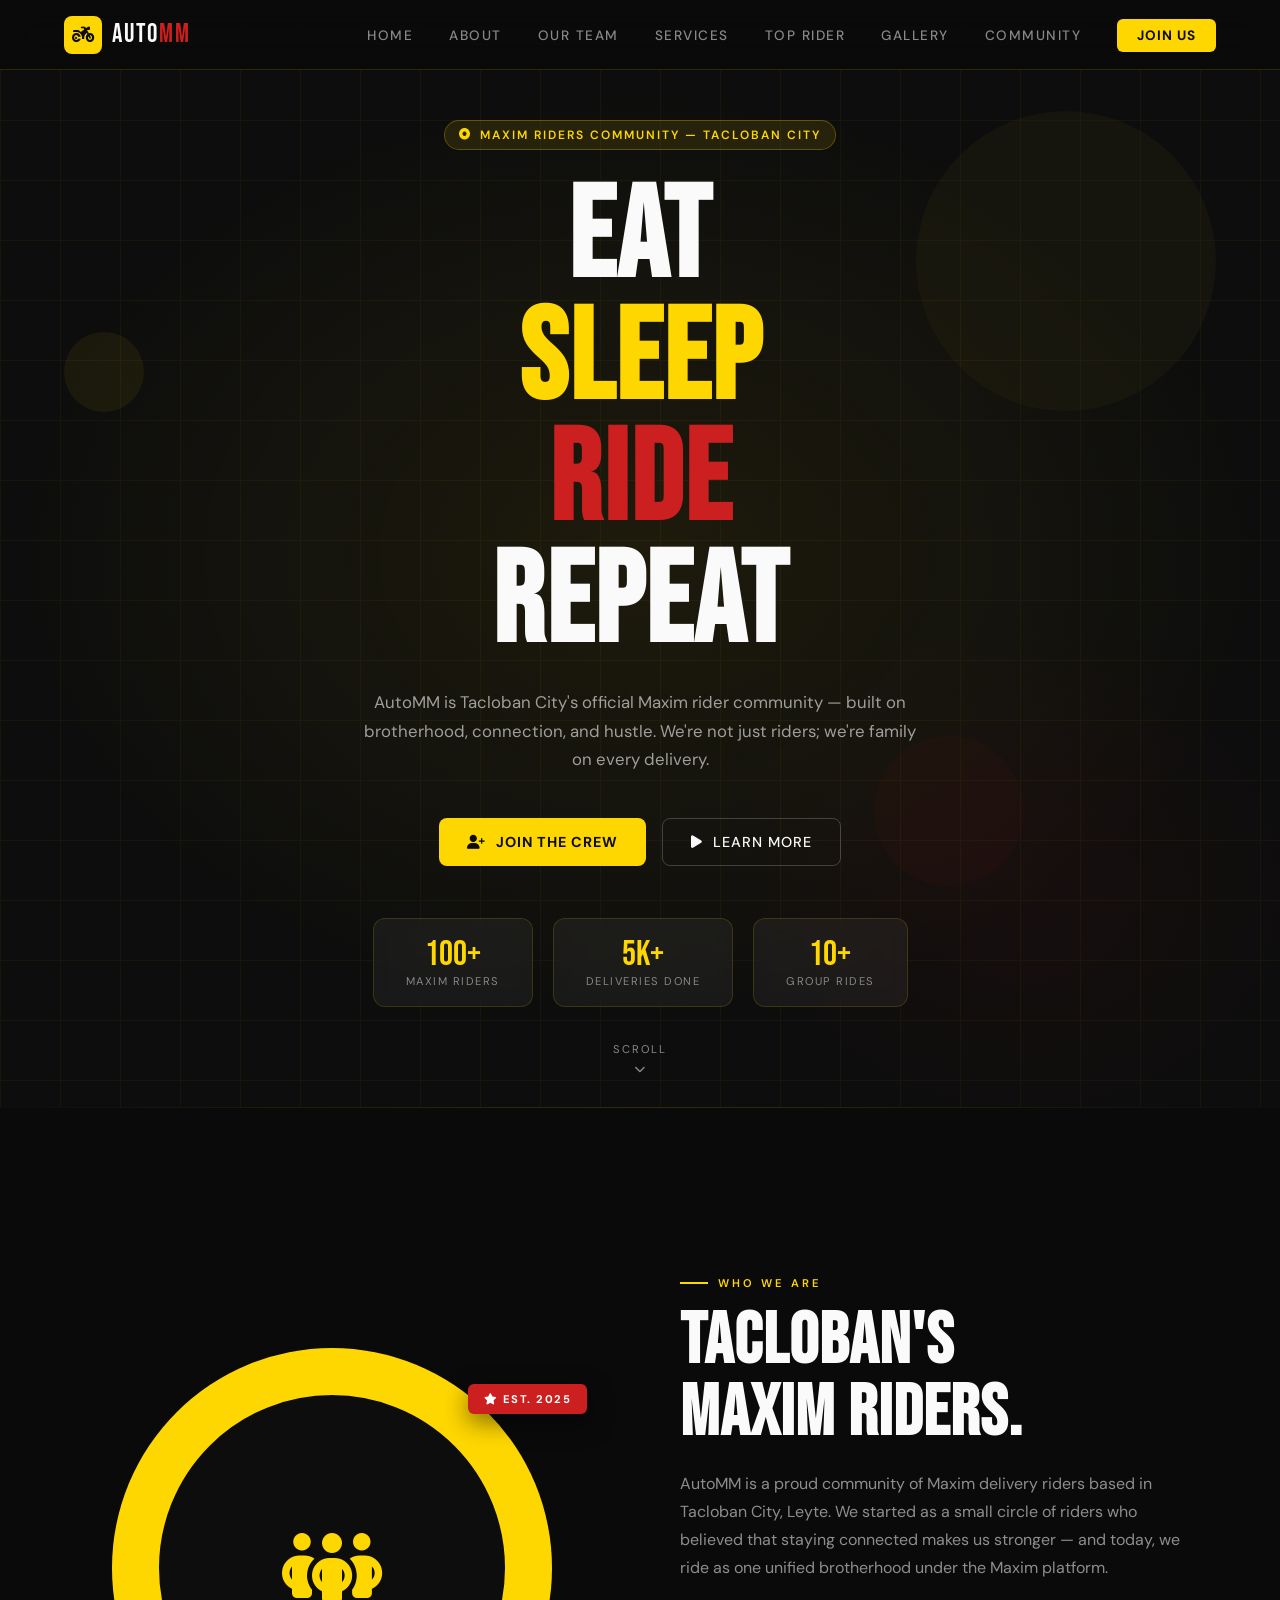
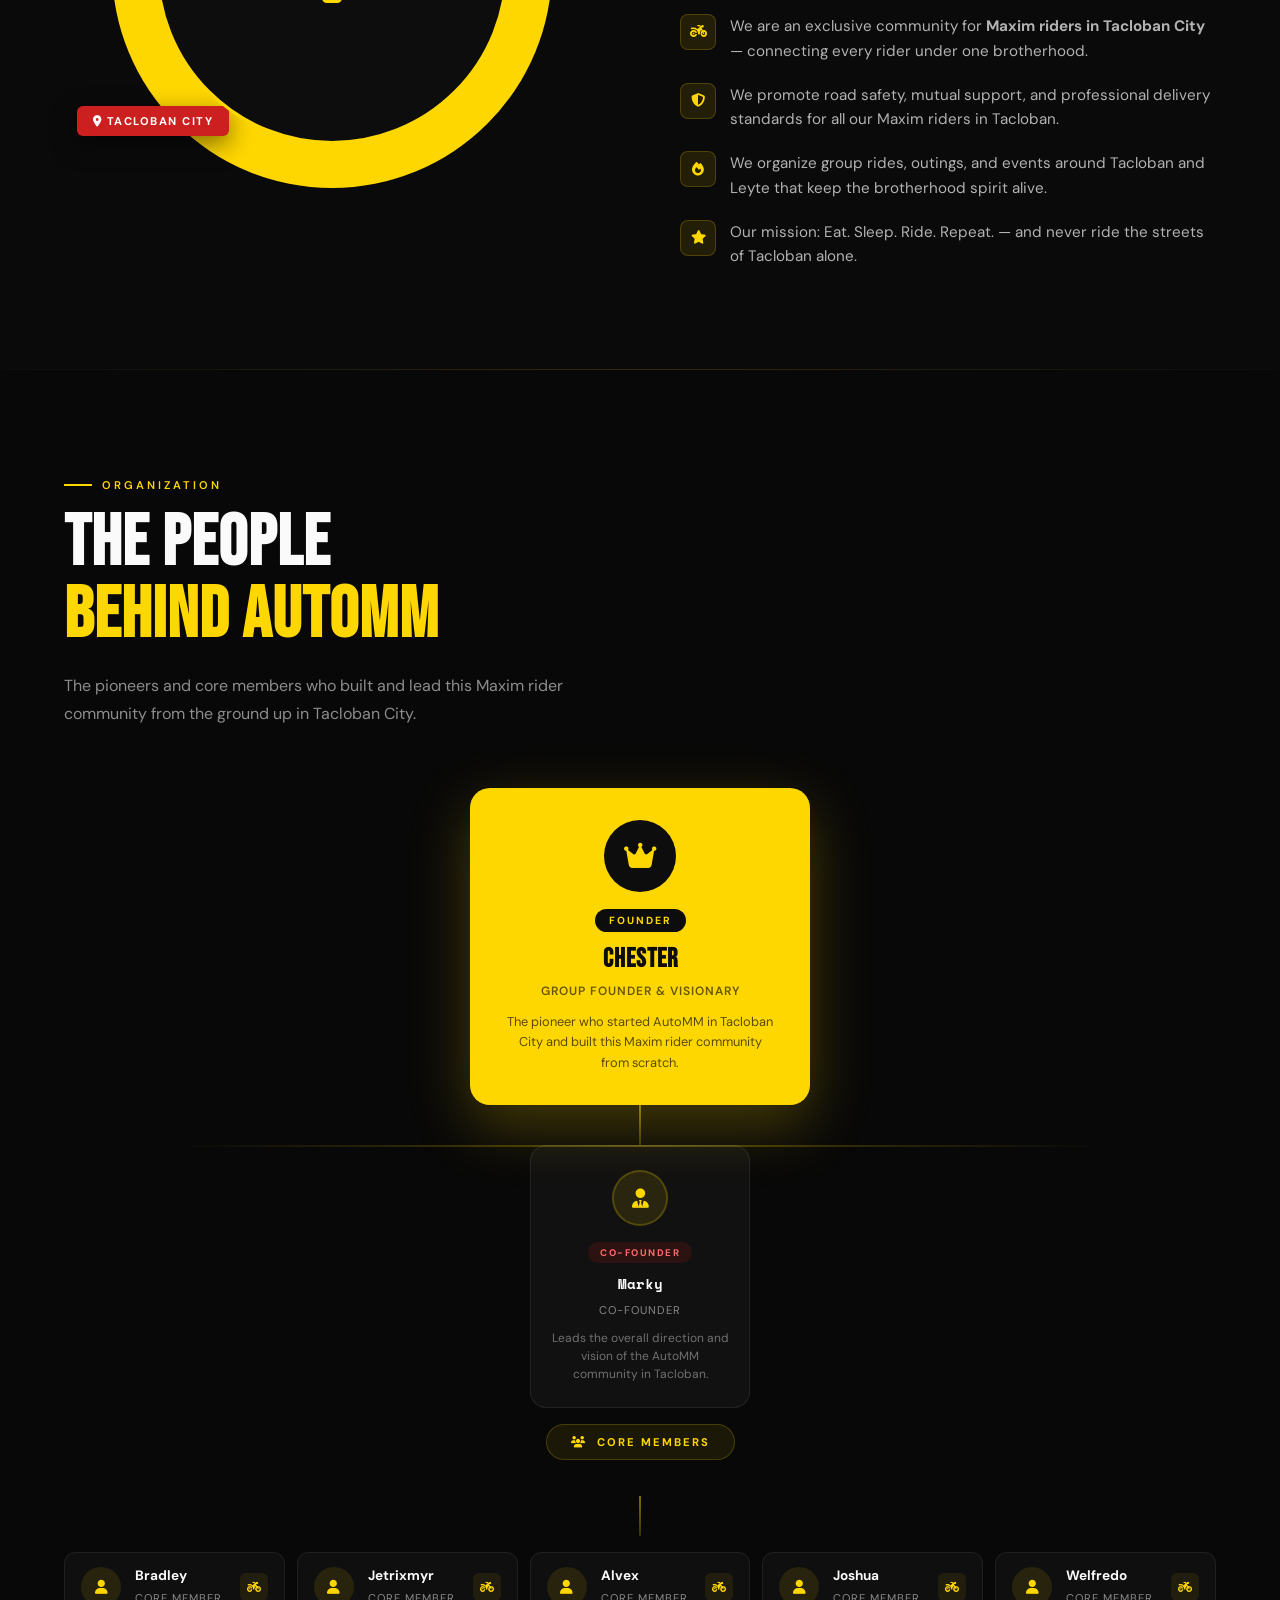
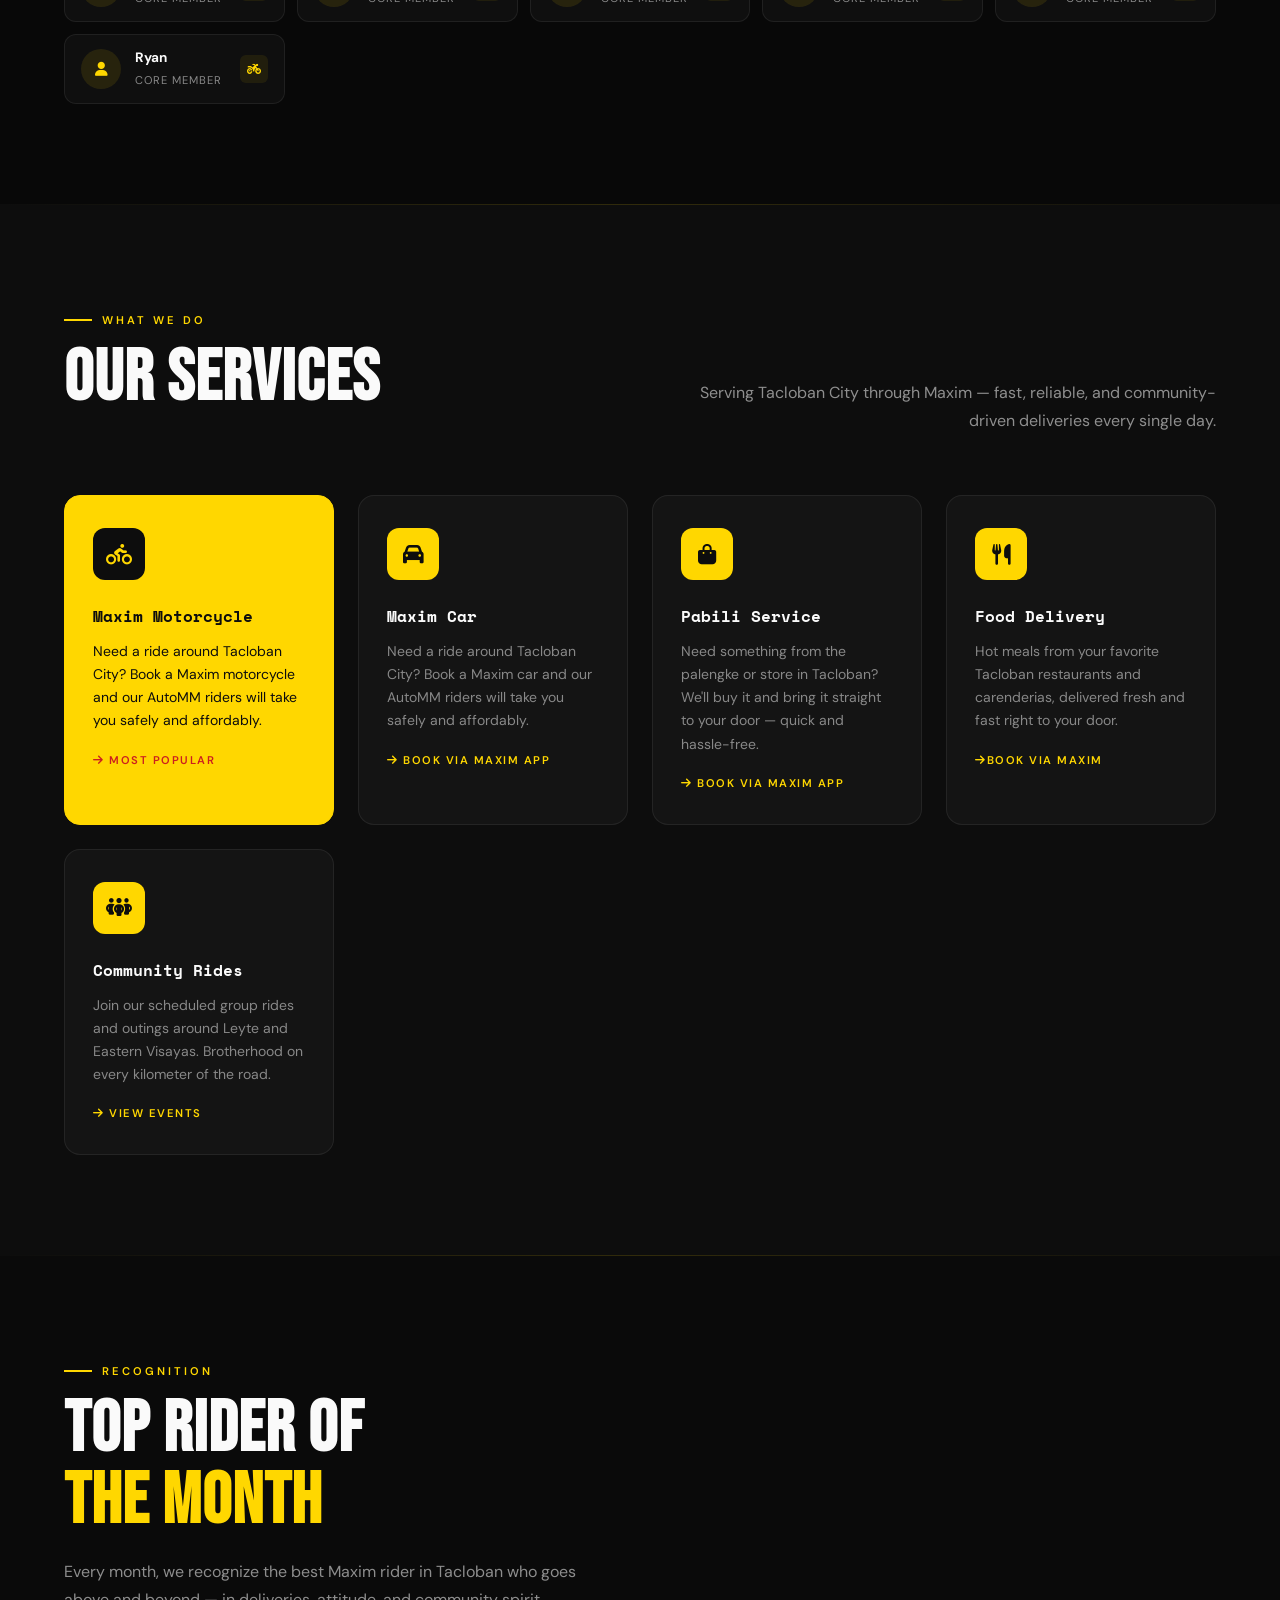
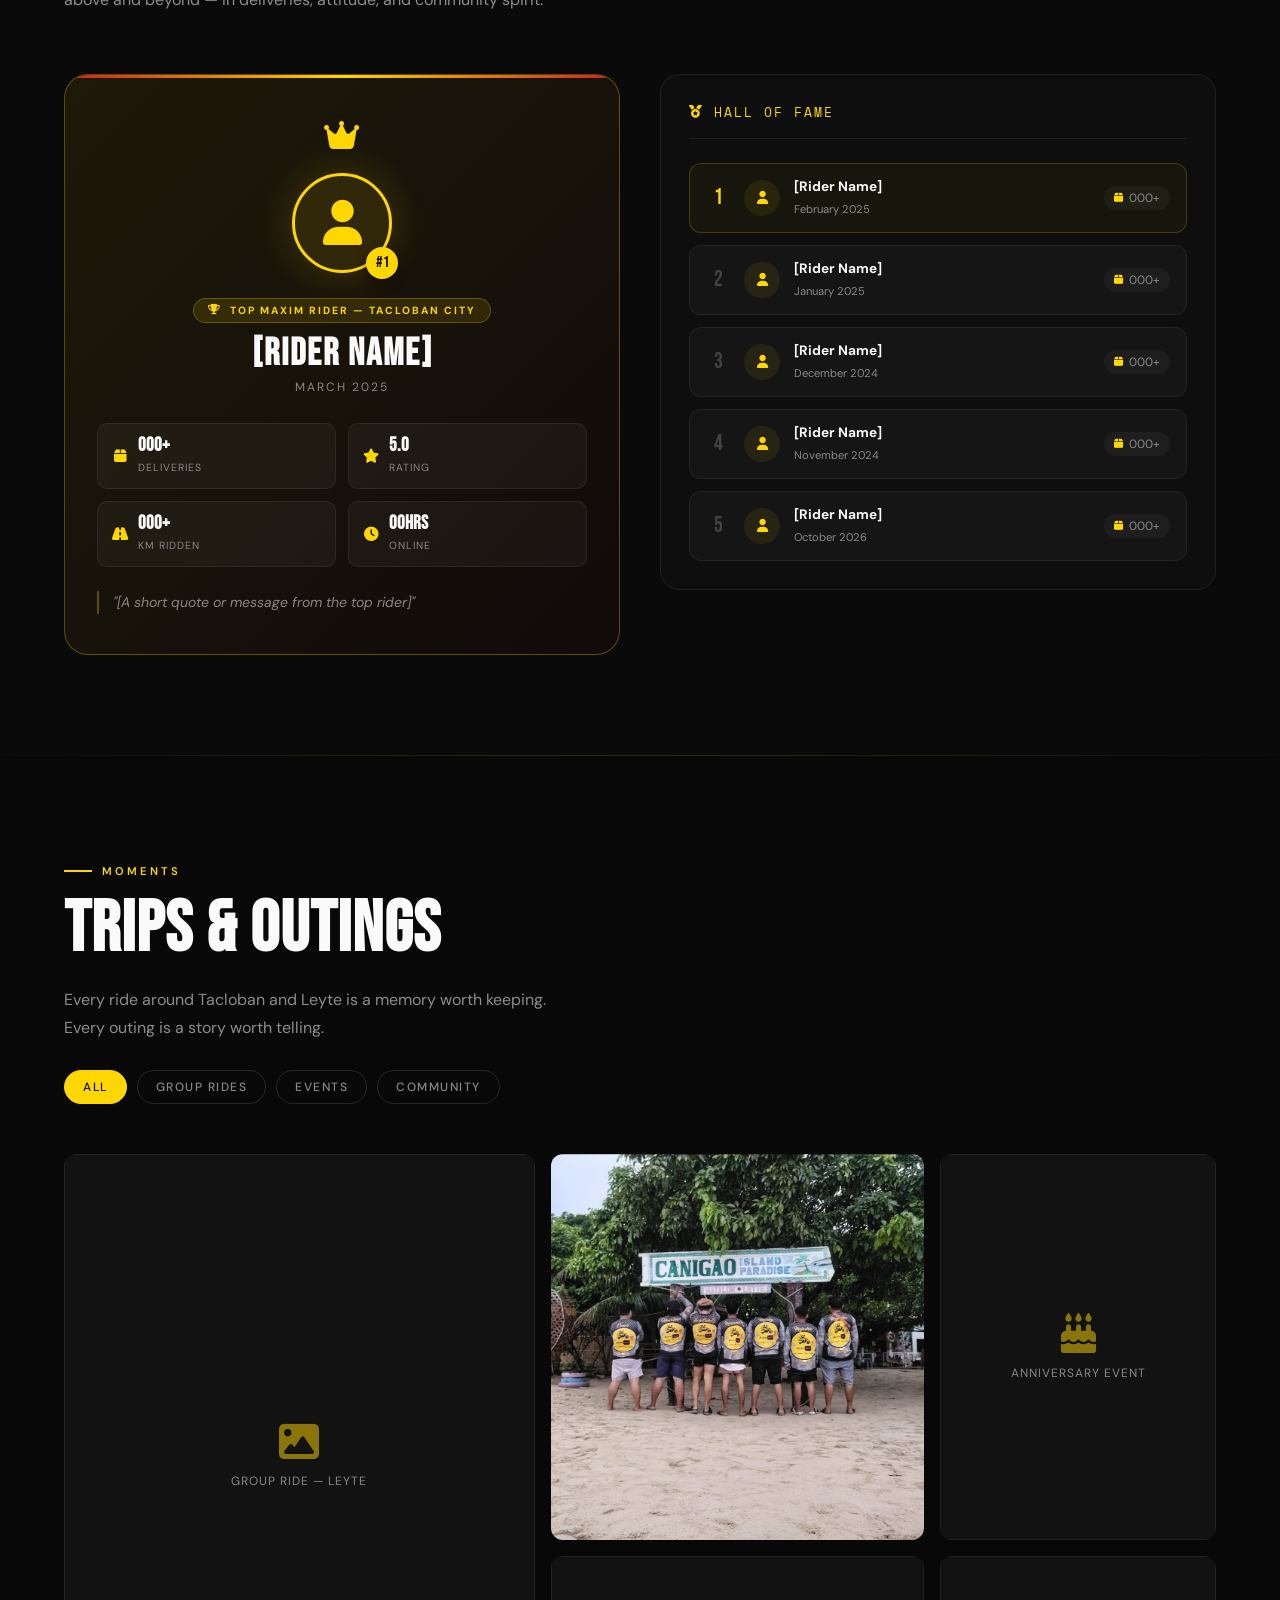
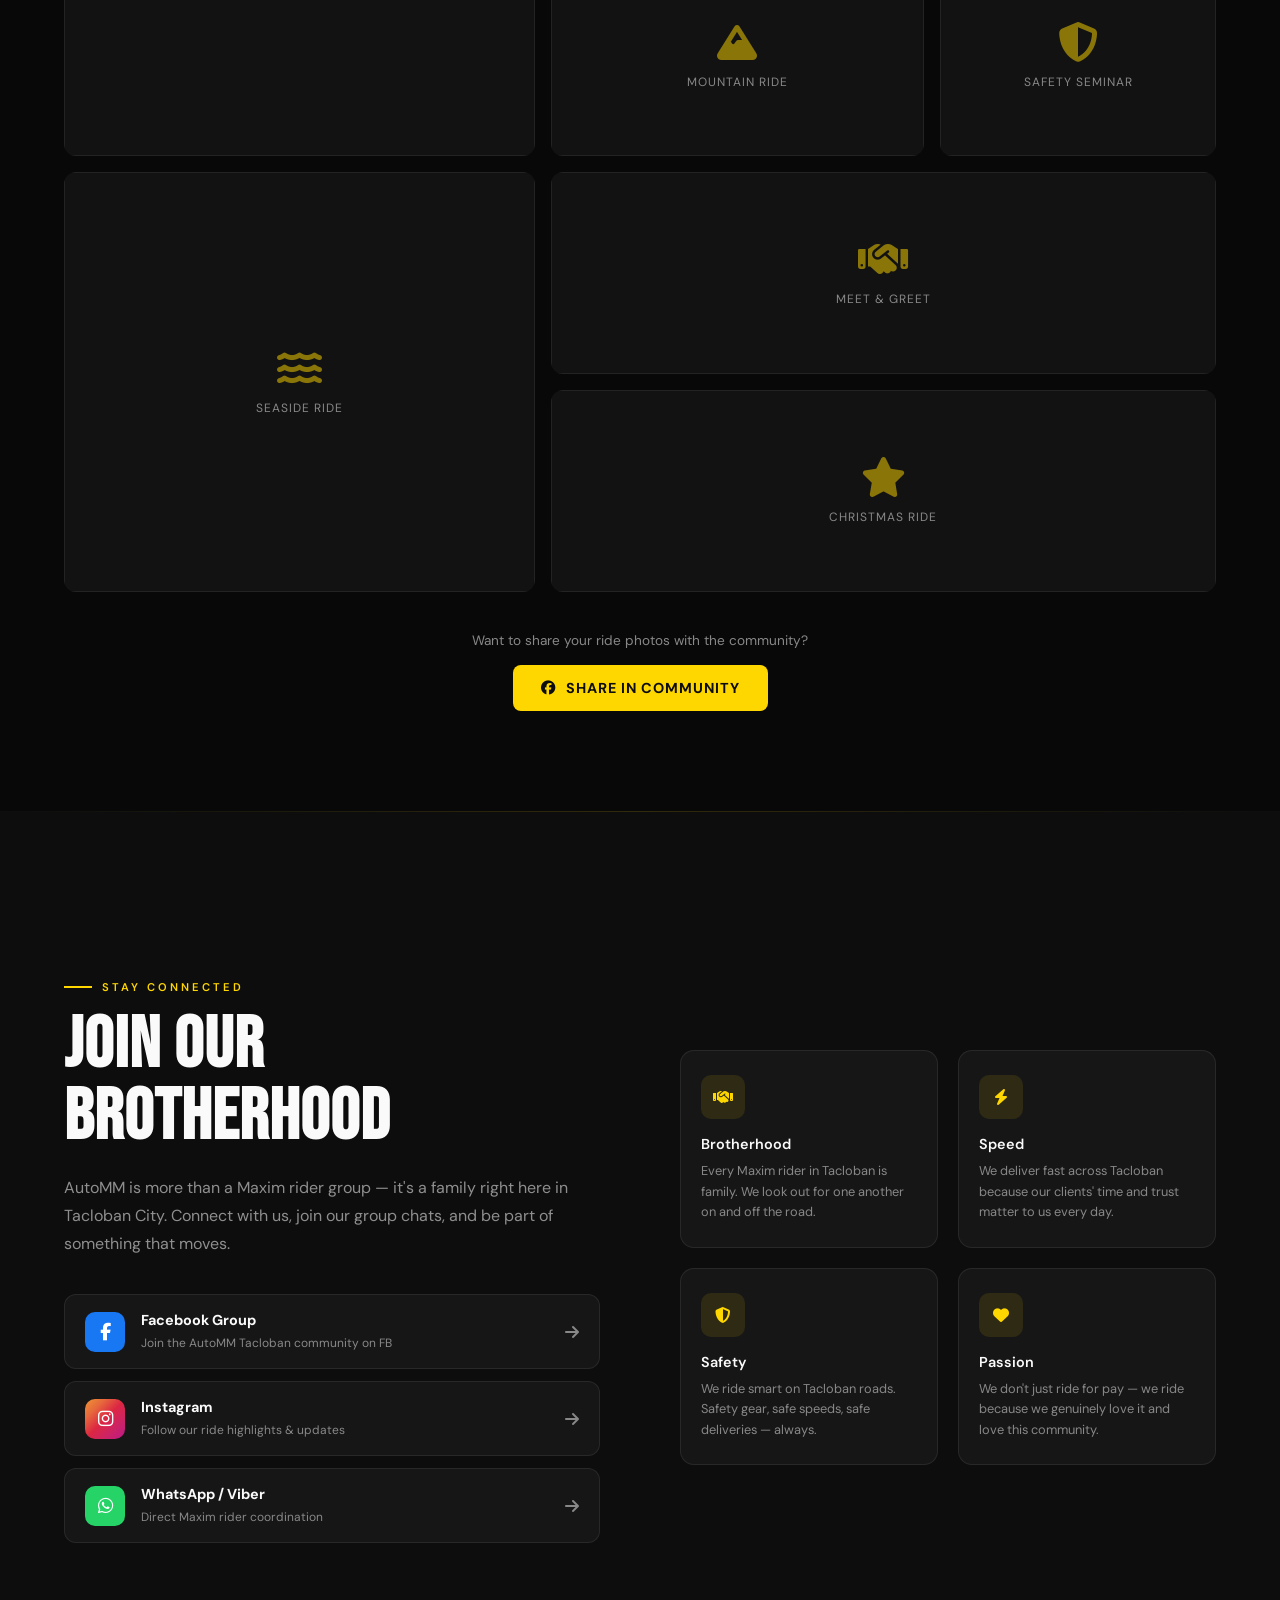
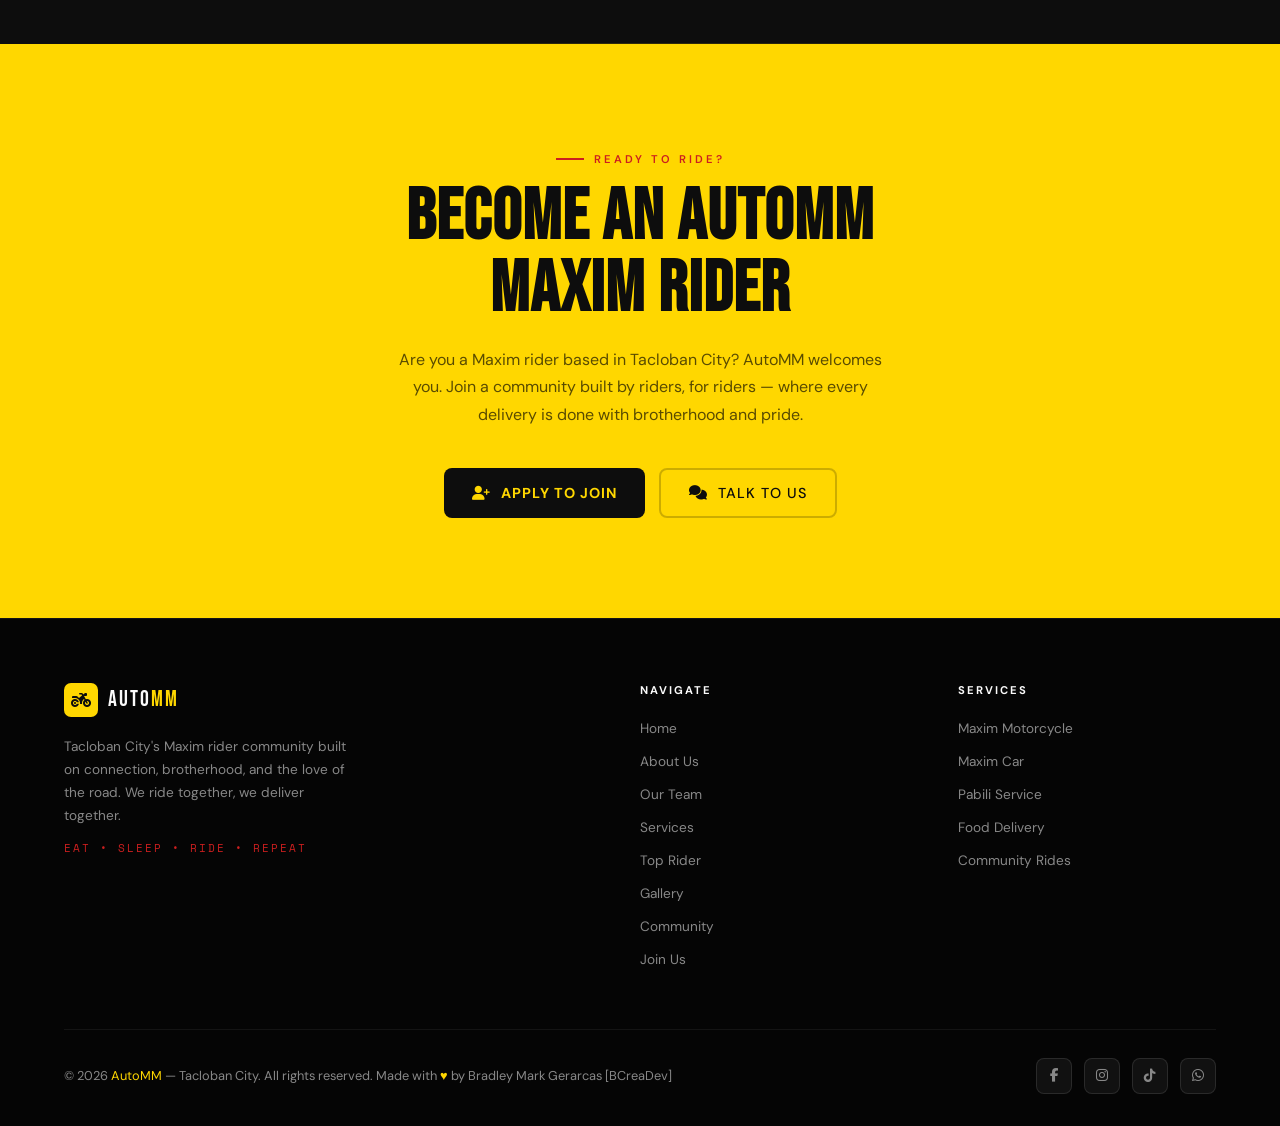
<file: index.html>
<!DOCTYPE html>
<html lang="en">
<head>
  <meta charset="UTF-8" />
  <meta name="viewport" content="width=device-width, initial-scale=1.0" />
  <title>AutoMM — Tacloban's Maxim Riders Community</title>
  <link href="https://fonts.googleapis.com/css2?family=Bebas+Neue&family=DM+Sans:wght@300;400;500;600&family=Space+Mono:wght@400;700&display=swap" rel="stylesheet" />
  <link rel="stylesheet" href="https://cdnjs.cloudflare.com/ajax/libs/font-awesome/6.5.0/css/all.min.css" />
  <link rel="stylesheet" href="css/auto.css">
  <link rel="icon" type="image/png" href="favicon.png">
</head>
<body>

<!-- ══════════════ NAV ══════════════ -->
<nav id="navbar">
  <a href="#home" class="nav-logo">
    <div class="nav-logo-badge"><i class="fa-solid fa-motorcycle"></i></div>
    <span class="nav-logo-text">Auto<span>MM</span></span>
  </a>
  <ul class="nav-links">
    <li><a href="#home">Home</a></li>
    <li><a href="#about">About</a></li>
    <li><a href="#team">Our Team</a></li>
    <li><a href="#services">Services</a></li>
    <li><a href="#toprider">Top Rider</a></li>
    <li><a href="#gallery">Gallery</a></li>
    <li><a href="#community">Community</a></li>
    <li><a href="#join" class="nav-cta">Join Us</a></li>
  </ul>
  <div class="hamburger" id="hamburger">
    <span></span><span></span><span></span>
  </div>
</nav>

<!-- Mobile Menu -->
<div class="mobile-menu" id="mobileMenu">
  <a href="#home" onclick="closeMobile()">Home</a>
  <a href="#about" onclick="closeMobile()">About</a>
  <a href="#team" onclick="closeMobile()">Our Team</a>
  <a href="#services" onclick="closeMobile()">Services</a>
  <a href="#toprider" onclick="closeMobile()">Top Rider</a>
  <a href="#gallery" onclick="closeMobile()">Gallery</a>
  <a href="#community" onclick="closeMobile()">Community</a>
  <a href="#join" onclick="closeMobile()" class="nav-cta" style="text-align:center;border-radius:8px;padding:12px;">Join Us</a>
</div>

<!-- ══════════════ HERO ══════════════ -->
<section id="home">
  <div class="hero-bg"></div>
  <div class="hero-grid"></div>
  <div class="shape shape-1"></div>
  <div class="shape shape-2"></div>
  <div class="shape shape-3"></div>

  <div class="hero-content">
    <div class="hero-badge">
      <i class="fa-solid fa-circle-dot"></i>
      Maxim Riders Community — Tacloban City
    </div>
    <h1 class="hero-title">
      <div>EAT</div>
      <div class="line-yellow">SLEEP</div>
      <div class="line-red">RIDE</div>
      <div>REPEAT</div>
    </h1>
    <p class="hero-sub">
      AutoMM is Tacloban City's official Maxim rider community — built on brotherhood, 
      connection, and hustle. We're not just riders; we're family on every delivery.
    </p>
    <div class="hero-actions">
      <a href="#join" class="btn-primary">
        <i class="fa-solid fa-user-plus"></i> Join the Crew
      </a>
      <a href="#about" class="btn-outline">
        <i class="fa-solid fa-play"></i> Learn More
      </a>
    </div>

    <div class="hero-stats">
      <div class="stat-card">
        <div class="stat-num">100+</div>
        <div class="stat-label">Maxim Riders</div>
      </div>
      <div class="stat-card">
        <div class="stat-num">5K+</div>
        <div class="stat-label">Deliveries Done</div>
      </div>
      <div class="stat-card">
        <div class="stat-num">10+</div>
        <div class="stat-label">Group Rides</div>
      </div>
    </div>
  </div>

  <div class="scroll-hint">
    <span>Scroll</span>
    <i class="fa-solid fa-chevron-down"></i>
  </div>
</section>

<div class="divider"></div>

<!-- ══════════════ ABOUT ══════════════ -->
<section id="about">
  <div class="about-grid">
    <div class="about-visual reveal">
      <div class="about-img-wrap">
        <div class="about-circle">
          <i class="fa-solid fa-motorcycle"></i>
          <div class="about-circle-inner">
            <i class="fa-solid fa-people-group"></i>
          </div>
        </div>
        <div class="about-badge-float top">
          <i class="fa-solid fa-star"></i> Est. 2025
        </div>
        <div class="about-badge-float bottom">
          <i class="fa-solid fa-location-dot"></i> Tacloban City
        </div>
      </div>
    </div>
    <div class="about-text reveal">
      <div class="section-label">Who We Are</div>
      <h2 class="section-title">Tacloban's<br>Maxim Riders.</h2>
      <p class="section-sub">
        AutoMM is a proud community of Maxim delivery riders based in Tacloban City, Leyte. 
        We started as a small circle of riders who believed that staying connected makes us stronger — 
        and today, we ride as one unified brotherhood under the Maxim platform.
      </p>
      <ul class="about-points">
        <li>
          <div class="icon-wrap"><i class="fa-solid fa-motorcycle"></i></div>
          <div>We are an exclusive community for <strong>Maxim riders in Tacloban City</strong> — connecting every rider under one brotherhood.</div>
        </li>
        <li>
          <div class="icon-wrap"><i class="fa-solid fa-shield-halved"></i></div>
          <div>We promote road safety, mutual support, and professional delivery standards for all our Maxim riders in Tacloban.</div>
        </li>
        <li>
          <div class="icon-wrap"><i class="fa-solid fa-fire"></i></div>
          <div>We organize group rides, outings, and events around Tacloban and Leyte that keep the brotherhood spirit alive.</div>
        </li>
        <li>
          <div class="icon-wrap"><i class="fa-solid fa-star"></i></div>
          <div>Our mission: Eat. Sleep. Ride. Repeat. — and never ride the streets of Tacloban alone.</div>
        </li>
      </ul>
    </div>
  </div>
</section>

<div class="divider"></div>

<!-- ══════════════ ORG CHART / TEAM ══════════════ -->
<section id="team">
  <div class="section-label reveal">Organization</div>
  <h2 class="section-title reveal">The People<br><span style="color:var(--yellow)">Behind AutoMM</span></h2>
  <p class="section-sub reveal">The pioneers and core members who built and lead this Maxim rider community from the ground up in Tacloban City.</p>

  <div class="org-tree reveal">

    <!-- Founder -->
    <div class="org-level org-level--founder">
      <div class="org-card org-card--founder">
        <div class="org-avatar">
          <i class="fa-solid fa-crown"></i>
        </div>
        <div class="org-card-badge">Founder</div>
        <h3 class="org-name">Chester</h3>
        <span class="org-role">Group Founder & Visionary</span>
        <p class="org-desc">The pioneer who started AutoMM in Tacloban City and built this Maxim rider community from scratch.</p>
      </div>
    </div>

    <div class="org-connector-v"></div>

    <!-- Leaders Row -->
    <div class="org-level org-level--leaders">
      <div class="org-branch-line"></div>
      <div class="org-card org-card--leader">
        <div class="org-avatar"><i class="fa-solid fa-user-tie"></i></div>
        <div class="org-card-badge org-card-badge--red">CO-Founder</div>
        <h3 class="org-name">Marky</h3>
        <span class="org-role">CO-Founder</span>
        <p class="org-desc">Leads the overall direction and vision of the AutoMM community in Tacloban.</p>
      </div>

   

    <div class="org-level org-level--label">
      <div class="org-members-label">
        <i class="fa-solid fa-users"></i> Core Members
      </div>
    </div>
<div class="org-connector-v"></div>
    <div class="org-members-grid reveal">
      <div class="member-card">
        <div class="member-avatar"><i class="fa-solid fa-user"></i></div>
        <div class="member-info"><strong>Bradley</strong><span>Core Member</span></div>
        <div class="member-badge"><i class="fa-solid fa-motorcycle"></i></div>
      </div>
      <div class="member-card">
        <div class="member-avatar"><i class="fa-solid fa-user"></i></div>
        <div class="member-info"><strong>Jetrixmyr</strong><span>Core Member</span></div>
        <div class="member-badge"><i class="fa-solid fa-motorcycle"></i></div>
      </div>
      <div class="member-card">
        <div class="member-avatar"><i class="fa-solid fa-user"></i></div>
        <div class="member-info"><strong>Alvex</strong><span>Core Member</span></div>
        <div class="member-badge"><i class="fa-solid fa-motorcycle"></i></div>
      </div>
      <div class="member-card">
        <div class="member-avatar"><i class="fa-solid fa-user"></i></div>
        <div class="member-info"><strong>Joshua</strong><span>Core Member</span></div>
        <div class="member-badge"><i class="fa-solid fa-motorcycle"></i></div>
      </div>
      <div class="member-card">
        <div class="member-avatar"><i class="fa-solid fa-user"></i></div>
        <div class="member-info"><strong>Welfredo</strong><span>Core Member</span></div>
        <div class="member-badge"><i class="fa-solid fa-motorcycle"></i></div>
      </div>
      <div class="member-card">
        <div class="member-avatar"><i class="fa-solid fa-user"></i></div>
        <div class="member-info"><strong>Ryan</strong><span>Core Member</span></div>
        <div class="member-badge"><i class="fa-solid fa-motorcycle"></i></div>
      </div>
    </div>

  </div>
</section>

<div class="divider"></div>

<!-- ══════════════ SERVICES ══════════════ -->
<section id="services">
  <div class="services-header">
    <div>
      <div class="section-label reveal">What We Do</div>
      <h2 class="section-title reveal">Our Services</h2>
    </div>
    <p class="section-sub reveal" style="text-align:right;">
      Serving Tacloban City through Maxim — fast, reliable, and community-driven deliveries every single day.
    </p>
  </div>
  <div class="services-grid">

    <div class="service-card featured reveal">
      <div class="service-icon"><i class="fa-solid fa-person-biking"></i></div>
      <h3>Maxim Motorcycle</h3>
      <p>Need a ride around Tacloban City? Book a Maxim motorcycle and our AutoMM riders will take you safely and affordably.</p>
      <span class="service-tag"><i class="fa-solid fa-arrow-right"></i> Most Popular</span>
    </div>
    <div class="service-card reveal">
      <div class="service-icon"><i class="fa-solid fa-car"></i></div>
      <h3>Maxim Car</h3>
      <p>Need a ride around Tacloban City? Book a Maxim car and our AutoMM riders will take you safely and affordably.</p>
     <span class="service-tag"><i class="fa-solid fa-arrow-right"></i> Book via Maxim App</span>
    </div>
    <div class="service-card reveal">
      <div class="service-icon"><i class="fa-solid fa-bag-shopping"></i></div>
      <h3>Pabili Service</h3>
      <p>Need something from the palengke or store in Tacloban? We'll buy it and bring it straight to your door — quick and hassle-free.</p>
      <span class="service-tag"><i class="fa-solid fa-arrow-right"></i> Book via Maxim App</span>
    </div>
    <div class="service-card reveal">
      <div class="service-icon"><i class="fa-solid fa-utensils"></i></div>
      <h3>Food Delivery</h3>
      <p>Hot meals from your favorite Tacloban restaurants and carenderias, delivered fresh and fast right to your door.</p>
      <span class="service-tag"><i class="fa-solid fa-arrow-right"></i>Book via Maxim</span>
    </div>
    <div class="service-card reveal">
      <div class="service-icon"><i class="fa-solid fa-people-group"></i></div>
      <h3>Community Rides</h3>
      <p>Join our scheduled group rides and outings around Leyte and Eastern Visayas. Brotherhood on every kilometer of the road.</p>
      <span class="service-tag"><i class="fa-solid fa-arrow-right"></i> View Events</span>
    </div>
  </div>
</section>

<div class="divider"></div>

<!-- ══════════════ TOP RIDER ══════════════ -->
<section id="toprider">
  <div class="section-label reveal">Recognition</div>
  <h2 class="section-title reveal">Top Rider of<br><span style="color:var(--yellow)">The Month</span></h2>
  <p class="section-sub reveal">Every month, we recognize the best Maxim rider in Tacloban who goes above and beyond — in deliveries, attitude, and community spirit.</p>

  <div class="toprider-showcase reveal">

    <div class="toprider-winner">
      <div class="toprider-crown"><i class="fa-solid fa-crown"></i></div>
      <div class="toprider-avatar-wrap">
        <div class="toprider-avatar"><i class="fa-solid fa-user"></i></div>
        <div class="toprider-rank">#1</div>
      </div>
      <div class="toprider-info">
        <div class="toprider-badge">
          <i class="fa-solid fa-trophy"></i> Top Maxim Rider — Tacloban City
        </div>
        <h3 class="toprider-name">[Rider Name]</h3>
        <span class="toprider-month">March 2025</span>
        <div class="toprider-stats">
          <div class="tr-stat">
            <i class="fa-solid fa-box"></i>
            <div><strong>000+</strong><span>Deliveries</span></div>
          </div>
          <div class="tr-stat">
            <i class="fa-solid fa-star"></i>
            <div><strong>5.0</strong><span>Rating</span></div>
          </div>
          <div class="tr-stat">
            <i class="fa-solid fa-road"></i>
            <div><strong>000+</strong><span>Km Ridden</span></div>
          </div>
          <div class="tr-stat">
            <i class="fa-solid fa-clock"></i>
            <div><strong>00hrs</strong><span>Online</span></div>
          </div>
        </div>
        <p class="toprider-quote">"[A short quote or message from the top rider]"</p>
      </div>
    </div>

    <div class="toprider-hof">
      <div class="hof-title"><i class="fa-solid fa-medal"></i> Hall of Fame</div>
      <div class="hof-list">
        <div class="hof-item">
          <div class="hof-num">1</div>
          <div class="hof-avatar"><i class="fa-solid fa-user"></i></div>
          <div class="hof-info"><strong>[Rider Name]</strong><span>February 2025</span></div>
          <div class="hof-deliveries"><i class="fa-solid fa-box"></i> 000+</div>
        </div>
        <div class="hof-item">
          <div class="hof-num">2</div>
          <div class="hof-avatar"><i class="fa-solid fa-user"></i></div>
          <div class="hof-info"><strong>[Rider Name]</strong><span>January 2025</span></div>
          <div class="hof-deliveries"><i class="fa-solid fa-box"></i> 000+</div>
        </div>
        <div class="hof-item">
          <div class="hof-num">3</div>
          <div class="hof-avatar"><i class="fa-solid fa-user"></i></div>
          <div class="hof-info"><strong>[Rider Name]</strong><span>December 2024</span></div>
          <div class="hof-deliveries"><i class="fa-solid fa-box"></i> 000+</div>
        </div>
        <div class="hof-item">
          <div class="hof-num">4</div>
          <div class="hof-avatar"><i class="fa-solid fa-user"></i></div>
          <div class="hof-info"><strong>[Rider Name]</strong><span>November 2024</span></div>
          <div class="hof-deliveries"><i class="fa-solid fa-box"></i> 000+</div>
        </div>
        <div class="hof-item">
          <div class="hof-num">5</div>
          <div class="hof-avatar"><i class="fa-solid fa-user"></i></div>
          <div class="hof-info"><strong>[Rider Name]</strong><span>October 2026</span></div>
          <div class="hof-deliveries"><i class="fa-solid fa-box"></i> 000+</div>
        </div>
      </div>
    </div>

  </div>
</section>

<div class="divider"></div>

<!-- ══════════════ GALLERY ══════════════ -->
<section id="gallery">
  <div class="gallery-header">
    <div class="section-label reveal">Moments</div>
    <h2 class="section-title reveal">Trips & Outings</h2>
    <p class="section-sub reveal">Every ride around Tacloban and Leyte is a memory worth keeping. Every outing is a story worth telling.</p>
    <div class="gallery-filter reveal">
      <button class="filter-btn active" onclick="filterGallery(this,'all')">All</button>
      <button class="filter-btn" onclick="filterGallery(this,'rides')">Group Rides</button>
      <button class="filter-btn" onclick="filterGallery(this,'events')">Events</button>
      <button class="filter-btn" onclick="filterGallery(this,'community')">Community</button>
    </div>
  </div>
  <div class="gallery-grid reveal">
    <div class="gallery-item" onclick="openLightbox('Group Ride — Leyte Outing','AutoMM riders take on the scenic roads of Leyte together.')">
      <div class="gallery-placeholder"><i class="fa-solid fa-image"></i><span>Group Ride — Leyte</span></div>
      <div class="gallery-overlay"><h4>Group Ride — Leyte</h4><p>Feb 2025 • AutoMM Riders</p></div>
    </div>
    <div class="gallery-item" onclick="openLightbox('Night Ride — Tacloban Boulevard','City lights along Tacloban boulevard and open roads.')">
      <img src="images/1.jpg" alt="Group Ride Leyte" />
      <div class="gallery-overlay"><h4>Night Ride — Tacloban</h4><p>Jan 2025 • Boulevard Run</p></div>
    </div>
    <div class="gallery-item" onclick="openLightbox('AutoMM Anniversary','Celebrating our founding and the community we have built in Tacloban.')">
      <div class="gallery-placeholder"><i class="fa-solid fa-cake-candles"></i><span>Anniversary Event</span></div>
      <div class="gallery-overlay"><h4>Anniversary Event</h4><p>Dec 2024 • 1 Year!</p></div>
    </div>
    <div class="gallery-item" onclick="openLightbox('Mountain Ride','Conquering the hills of Leyte together as one AutoMM crew.')">
      <div class="gallery-placeholder"><i class="fa-solid fa-mountain"></i><span>Mountain Ride</span></div>
      <div class="gallery-overlay"><h4>Mountain Ride</h4><p>Nov 2024 • Leyte Hills</p></div>
    </div>
    <div class="gallery-item" onclick="openLightbox('Road Safety Seminar','Keeping every Maxim rider in Tacloban safe and informed.')">
      <div class="gallery-placeholder"><i class="fa-solid fa-shield-halved"></i><span>Safety Seminar</span></div>
      <div class="gallery-overlay"><h4>Safety Seminar</h4><p>Oct 2024 • Tacloban City</p></div>
    </div>
    <div class="gallery-item" onclick="openLightbox('Seaside Ride','San Juanico breeze and open roads along the Leyte coast.')">
      <div class="gallery-placeholder"><i class="fa-solid fa-water"></i><span>Seaside Ride</span></div>
      <div class="gallery-overlay"><h4>Seaside Ride</h4><p>Sep 2024 • San Juanico Area</p></div>
    </div>
    <div class="gallery-item" onclick="openLightbox('Riders Meet & Greet','New Maxim riders welcome event in Tacloban City.')">
      <div class="gallery-placeholder"><i class="fa-solid fa-handshake"></i><span>Meet & Greet</span></div>
      <div class="gallery-overlay"><h4>Meet & Greet</h4><p>Aug 2024 • Tacloban City</p></div>
    </div>
    <div class="gallery-item" onclick="openLightbox('Christmas Ride','Spreading holiday cheer on two wheels across Tacloban City.')">
      <div class="gallery-placeholder"><i class="fa-solid fa-star"></i><span>Christmas Ride</span></div>
      <div class="gallery-overlay"><h4>Christmas Ride</h4><p>Dec 2024 • Tacloban</p></div>
    </div>
  </div>
  <div class="gallery-cta reveal">
    <p style="color:var(--gray);font-size:.85rem;margin-bottom:16px;">Want to share your ride photos with the community?</p>
    <a href="#community" class="btn-primary"><i class="fa-brands fa-facebook"></i> Share in Community</a>
  </div>
</section>

<div class="divider"></div>

<!-- ══════════════ COMMUNITY ══════════════ -->
<section id="community">
  <div class="community-inner">
    <div class="community-text">
      <div class="section-label reveal">Stay Connected</div>
      <h2 class="section-title reveal">Join Our<br>Brotherhood</h2>
      <p class="section-sub reveal">
        AutoMM is more than a Maxim rider group — it's a family right here in Tacloban City. 
        Connect with us, join our group chats, and be part of something that moves.
      </p>
      <div class="community-links reveal">
        <a href="#" class="community-link">
          <div class="link-icon fb"><i class="fa-brands fa-facebook-f"></i></div>
          <div class="link-text">
            <strong>Facebook Group</strong>
            <span>Join the AutoMM Tacloban community on FB</span>
          </div>
          <i class="fa-solid fa-arrow-right link-arrow"></i>
        </a>
        <a href="#" class="community-link">
          <div class="link-icon ig"><i class="fa-brands fa-instagram"></i></div>
          <div class="link-text">
            <strong>Instagram</strong>
            <span>Follow our ride highlights & updates</span>
          </div>
          <i class="fa-solid fa-arrow-right link-arrow"></i>
        </a>
        <a href="#" class="community-link">
          <div class="link-icon wa"><i class="fa-brands fa-whatsapp"></i></div>
          <div class="link-text">
            <strong>WhatsApp / Viber</strong>
            <span>Direct Maxim rider coordination</span>
          </div>
          <i class="fa-solid fa-arrow-right link-arrow"></i>
        </a>
      </div>
    </div>
    <div class="community-values reveal">
      <div class="value-card">
        <div class="v-icon"><i class="fa-solid fa-handshake"></i></div>
        <h4>Brotherhood</h4>
        <p>Every Maxim rider in Tacloban is family. We look out for one another on and off the road.</p>
      </div>
      <div class="value-card">
        <div class="v-icon"><i class="fa-solid fa-bolt"></i></div>
        <h4>Speed</h4>
        <p>We deliver fast across Tacloban because our clients' time and trust matter to us every day.</p>
      </div>
      <div class="value-card">
        <div class="v-icon"><i class="fa-solid fa-shield-halved"></i></div>
        <h4>Safety</h4>
        <p>We ride smart on Tacloban roads. Safety gear, safe speeds, safe deliveries — always.</p>
      </div>
      <div class="value-card">
        <div class="v-icon"><i class="fa-solid fa-heart"></i></div>
        <h4>Passion</h4>
        <p>We don't just ride for pay — we ride because we genuinely love it and love this community.</p>
      </div>
    </div>
  </div>
</section>

<div class="divider"></div>

<!-- ══════════════ JOIN CTA ══════════════ -->
<section id="join">
  <div class="section-label">Ready to Ride?</div>
  <h2 class="section-title">Become an AutoMM<br>Maxim Rider</h2>
  <p>Are you a Maxim rider based in Tacloban City? AutoMM welcomes you. Join a community built by riders, for riders — where every delivery is done with brotherhood and pride.</p>
  <div class="join-actions">
    <a href="#" class="btn-dark"><i class="fa-solid fa-user-plus"></i> Apply to Join</a>
    <a href="#community" class="btn-ghost-dark"><i class="fa-solid fa-comments"></i> Talk to Us</a>
  </div>
</section>

<!-- ══════════════ FOOTER ══════════════ -->
<footer>
  <div class="footer-top">
    <div class="footer-brand">
      <div class="footer-logo">
        <div class="footer-logo-badge"><i class="fa-solid fa-motorcycle"></i></div>
        <span class="footer-logo-text">Auto<span>MM</span></span>
      </div>
      <p class="footer-desc">Tacloban City's Maxim rider community built on connection, brotherhood, and the love of the road. We ride together, we deliver together.</p>
      <p class="footer-slogan">Eat • Sleep • Ride • Repeat</p>
    </div>
    <div class="footer-col">
      <h5>Navigate</h5>
      <ul>
        <li><a href="#home">Home</a></li>
        <li><a href="#about">About Us</a></li>
        <li><a href="#team">Our Team</a></li>
        <li><a href="#services">Services</a></li>
        <li><a href="#toprider">Top Rider</a></li>
        <li><a href="#gallery">Gallery</a></li>
        <li><a href="#community">Community</a></li>
        <li><a href="#join">Join Us</a></li>
      </ul>
    </div>
    <div class="footer-col">
      <h5>Services</h5>
      <ul>
        <li><a href="#services">Maxim Motorcycle</a></li>
        <li><a href="#services">Maxim Car</a></li>
        <li><a href="#services">Pabili Service</a></li>
        <li><a href="#services">Food Delivery</a></li>
        <li><a href="#services">Community Rides</a></li>
      </ul>
    </div>
  </div>
  <div class="footer-bottom">
    <p>© 2026 <span>AutoMM</span> — Tacloban City. All rights reserved. Made with <span>♥</span> by Bradley Mark Gerarcas [BCreaDev]</p>
    <div class="footer-socials">
      <a href="#"><i class="fa-brands fa-facebook-f"></i></a>
      <a href="#"><i class="fa-brands fa-instagram"></i></a>
      <a href="#"><i class="fa-brands fa-tiktok"></i></a>
      <a href="#"><i class="fa-brands fa-whatsapp"></i></a>
    </div>
  </div>
</footer>

<!-- ══════════════ LIGHTBOX ══════════════ -->
<div class="lightbox" id="lightbox">
  <button class="lightbox-close" onclick="closeLightbox()"><i class="fa-solid fa-xmark"></i></button>
  <div class="lightbox-inner">
    <i class="fa-solid fa-image"></i>
    <h3 id="lb-title" style="font-family:'Bebas Neue',sans-serif;font-size:2rem;color:var(--yellow);margin-top:16px;letter-spacing:2px;"></h3>
    <p id="lb-desc"></p>
    <p style="margin-top:24px;font-size:.75rem;color:rgba(255,255,255,.3);letter-spacing:1px;text-transform:uppercase;">Upload your photos via the AutoMM Facebook group</p>
  </div>
</div>

<script src="auto.js"></script>
</body>
</html>
</file>
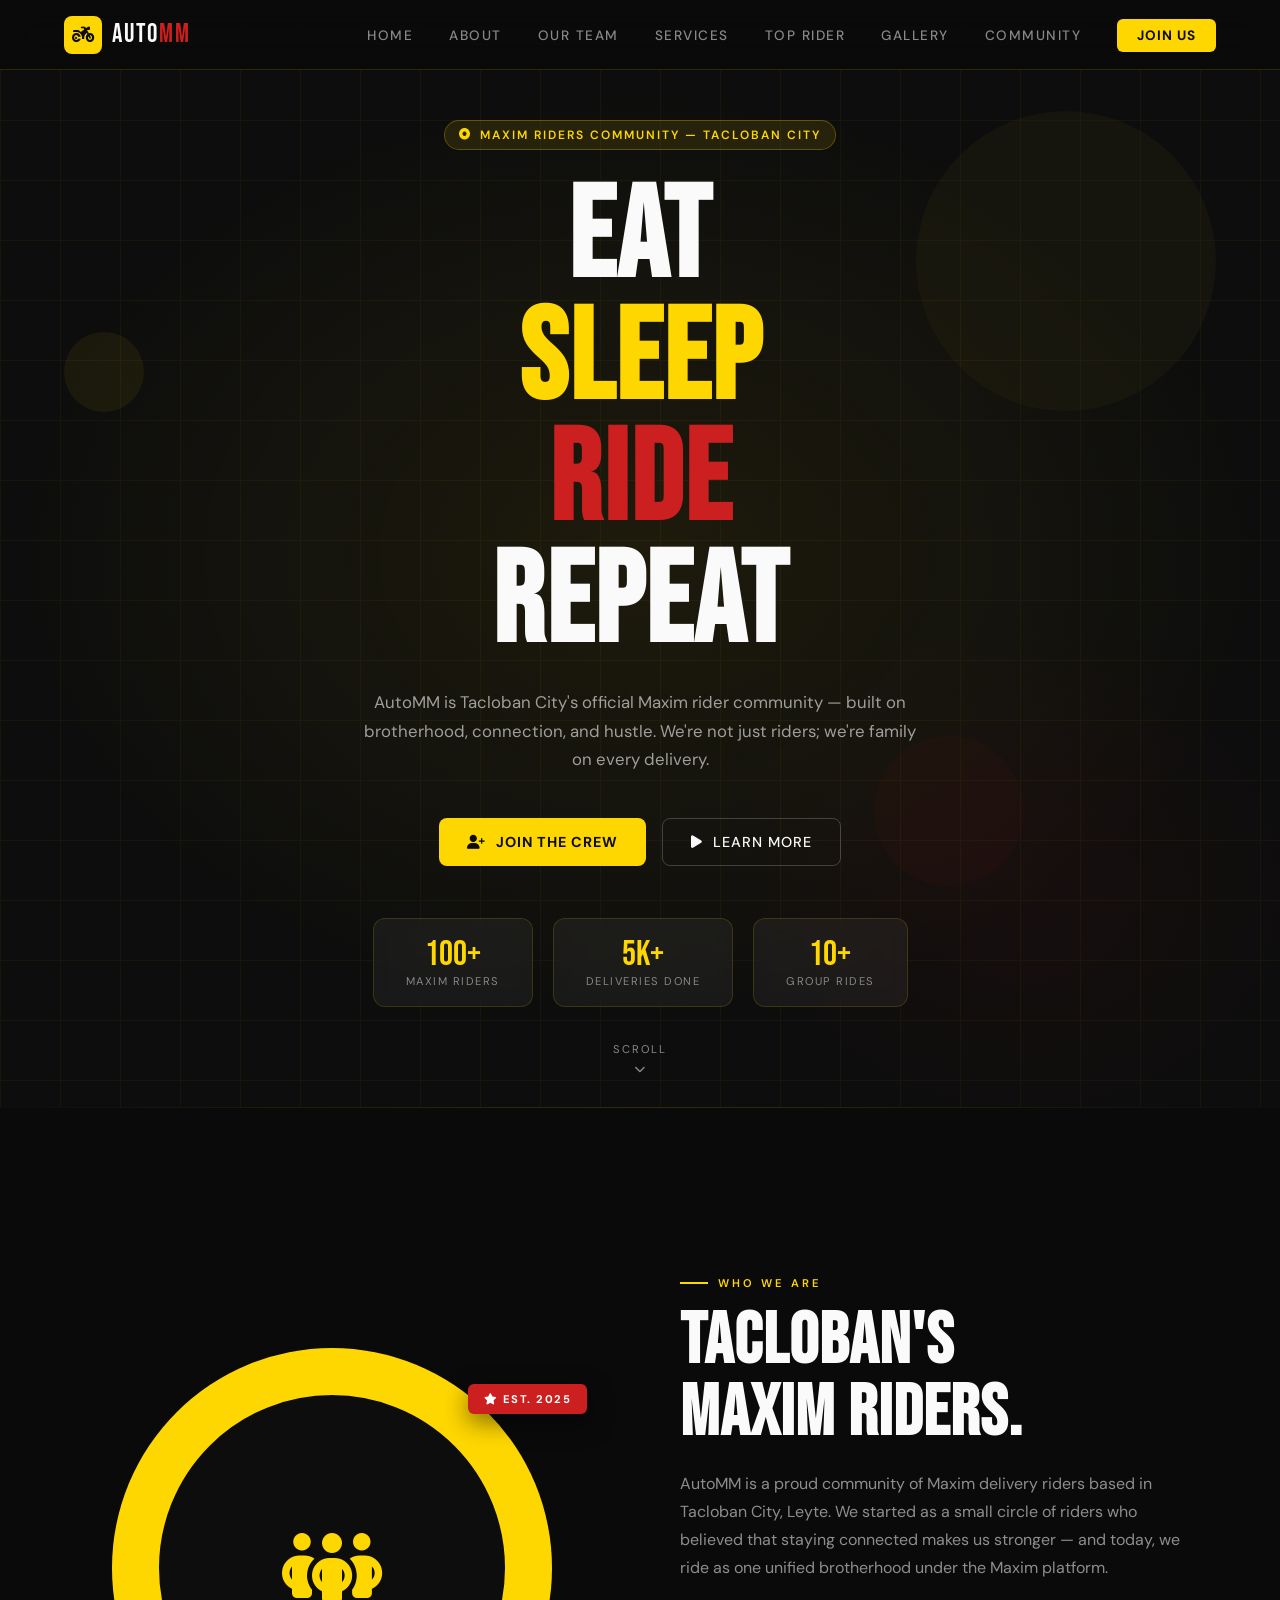
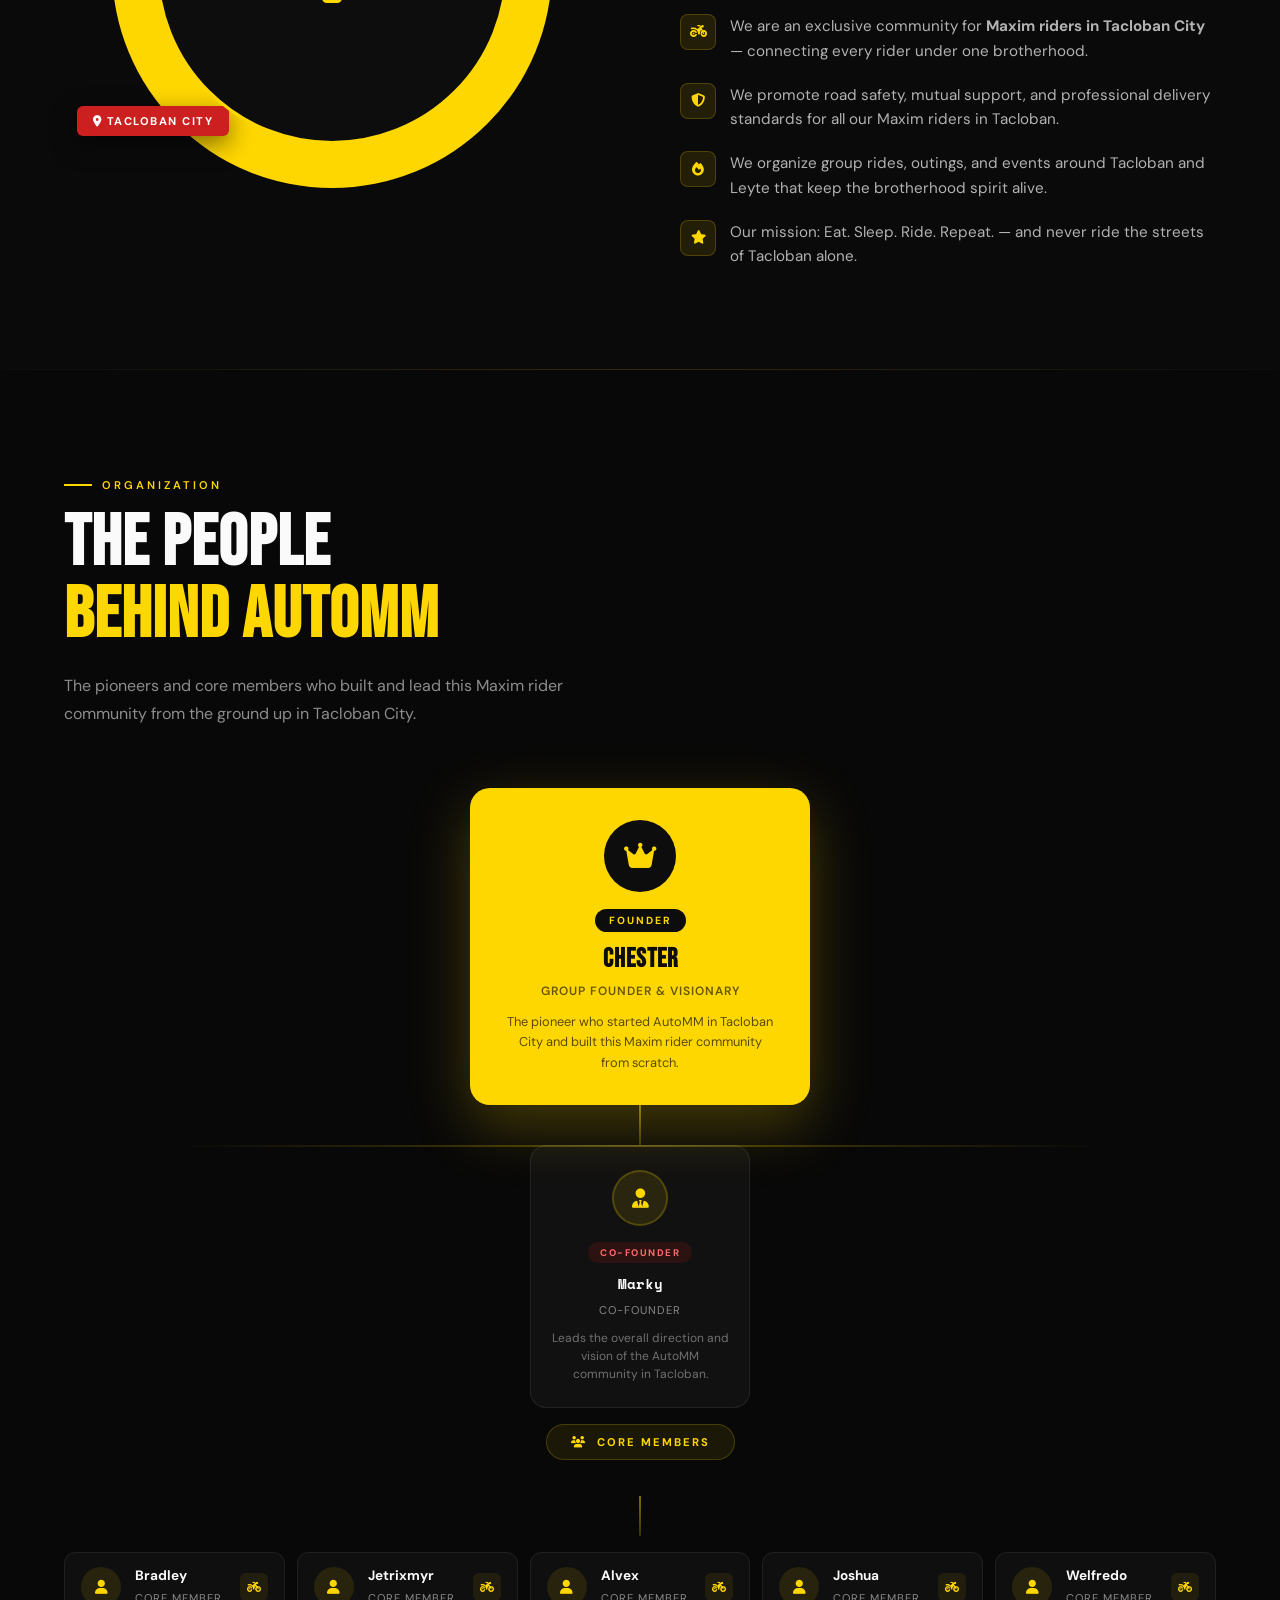
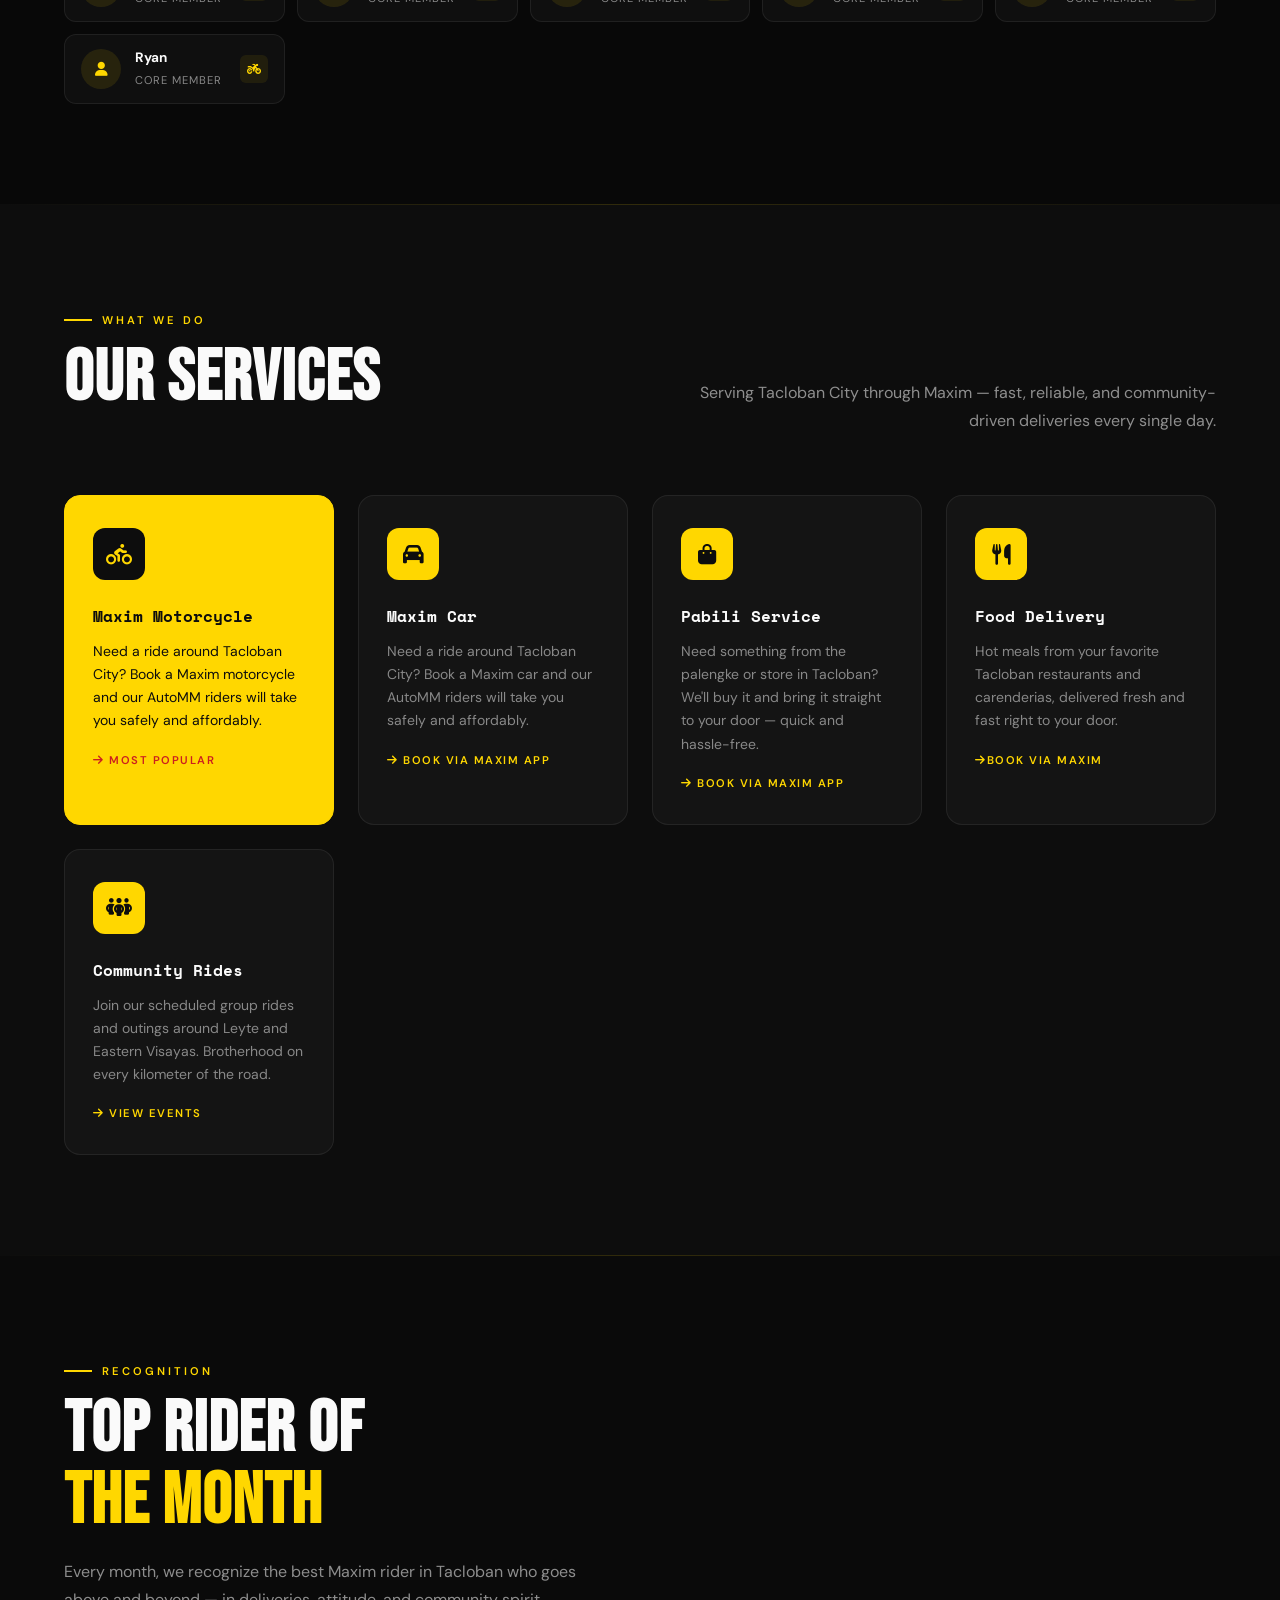
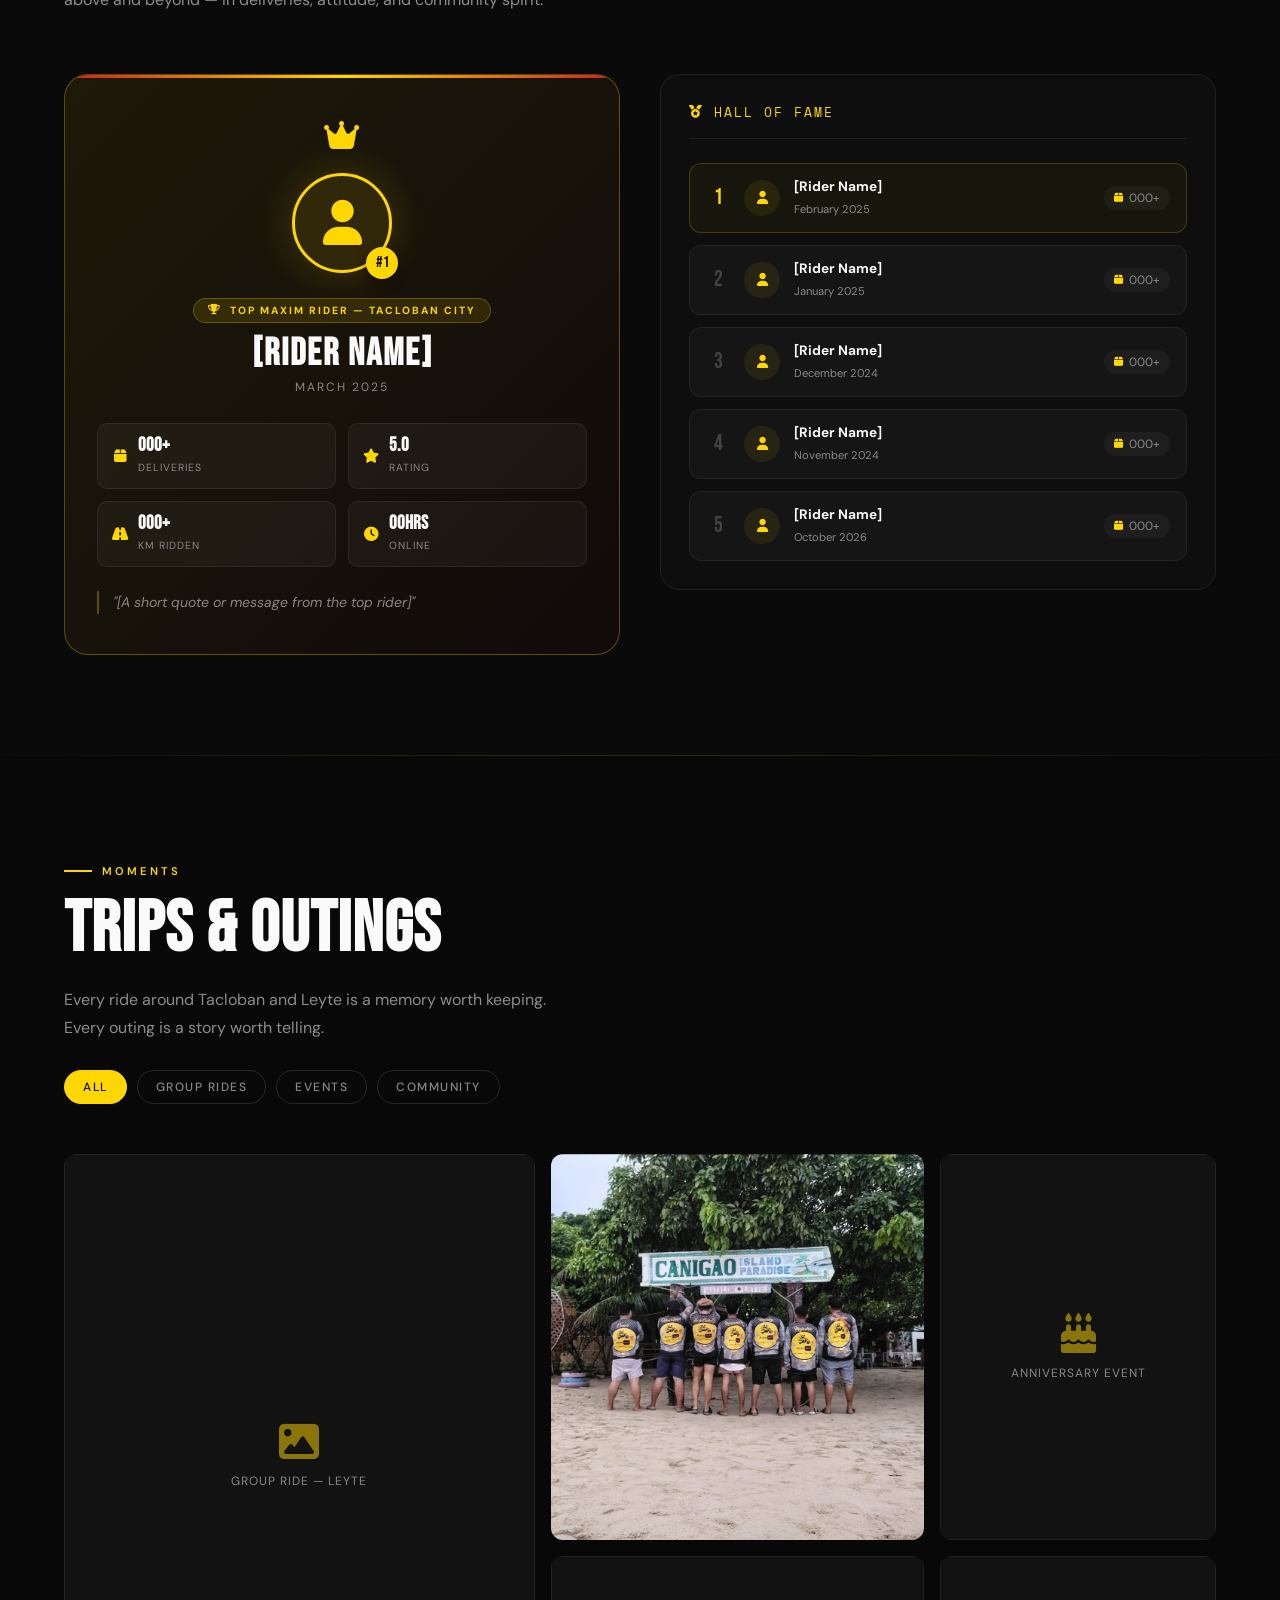
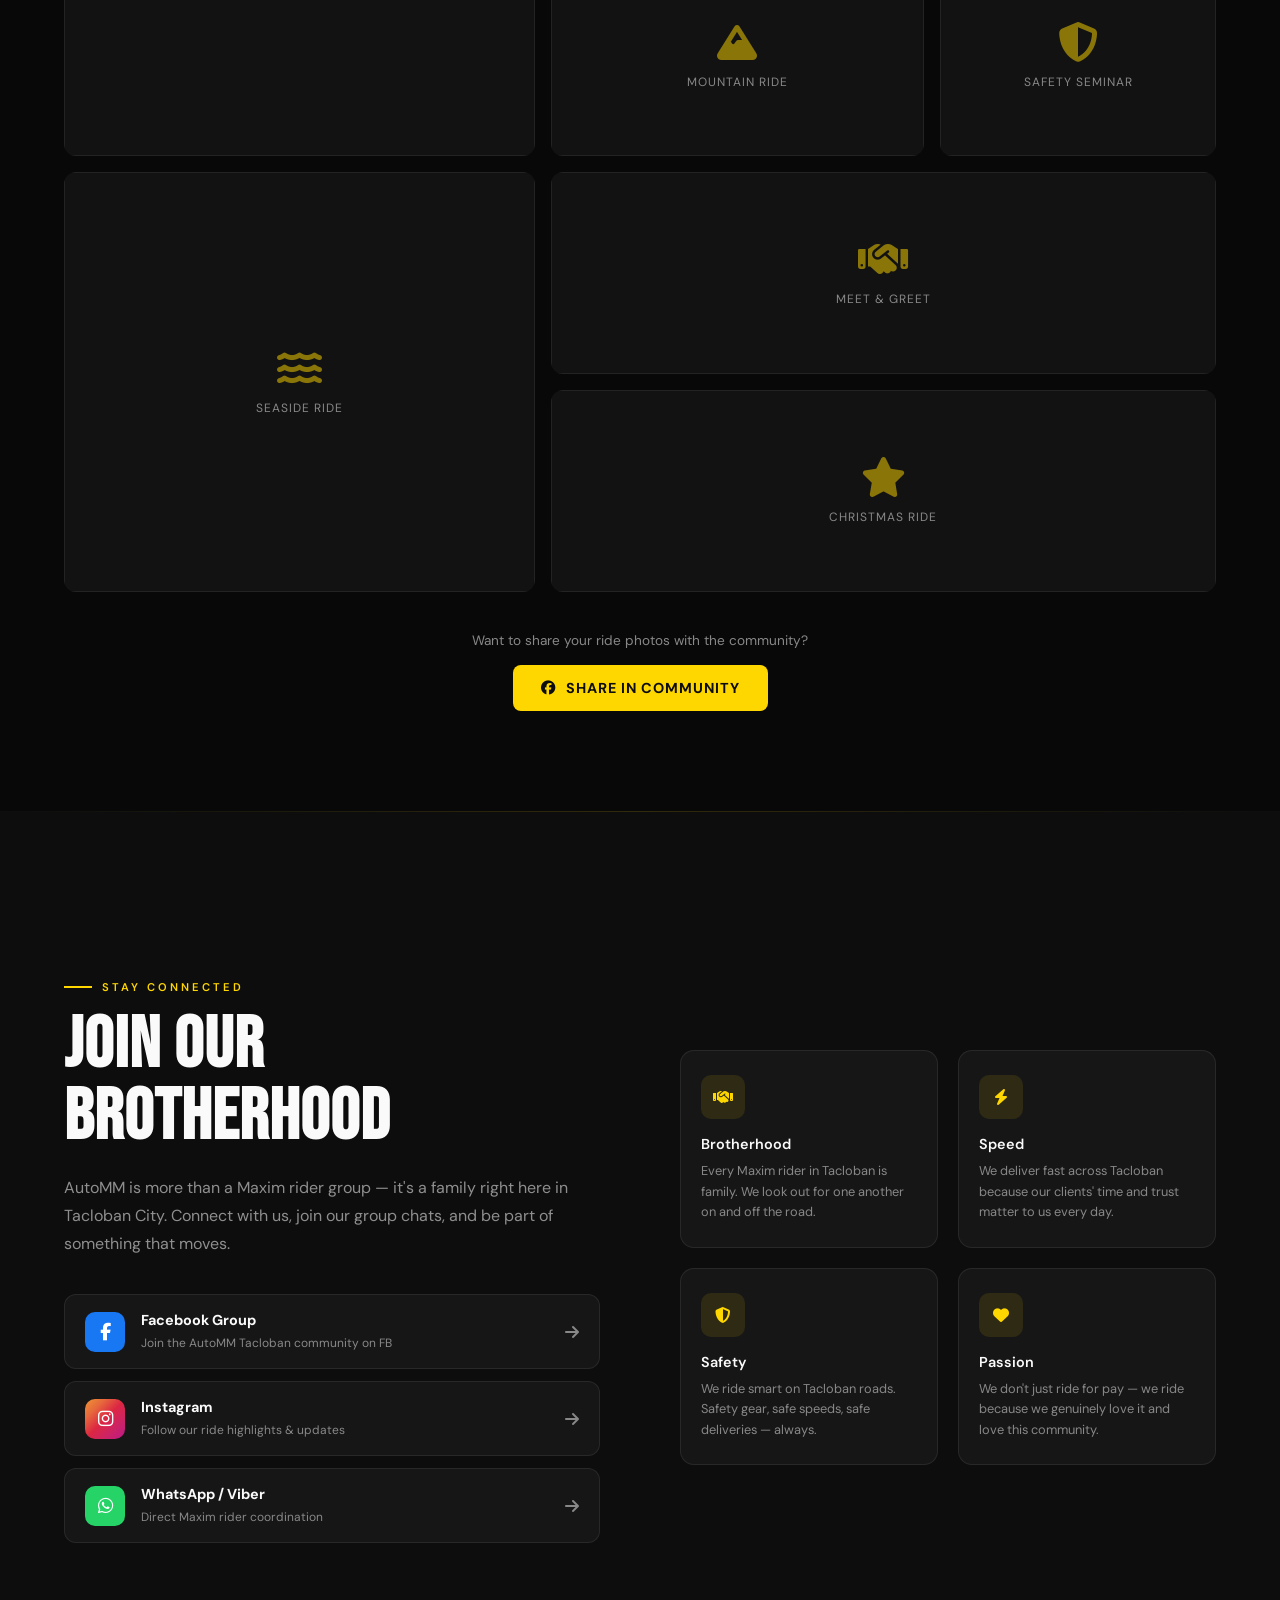
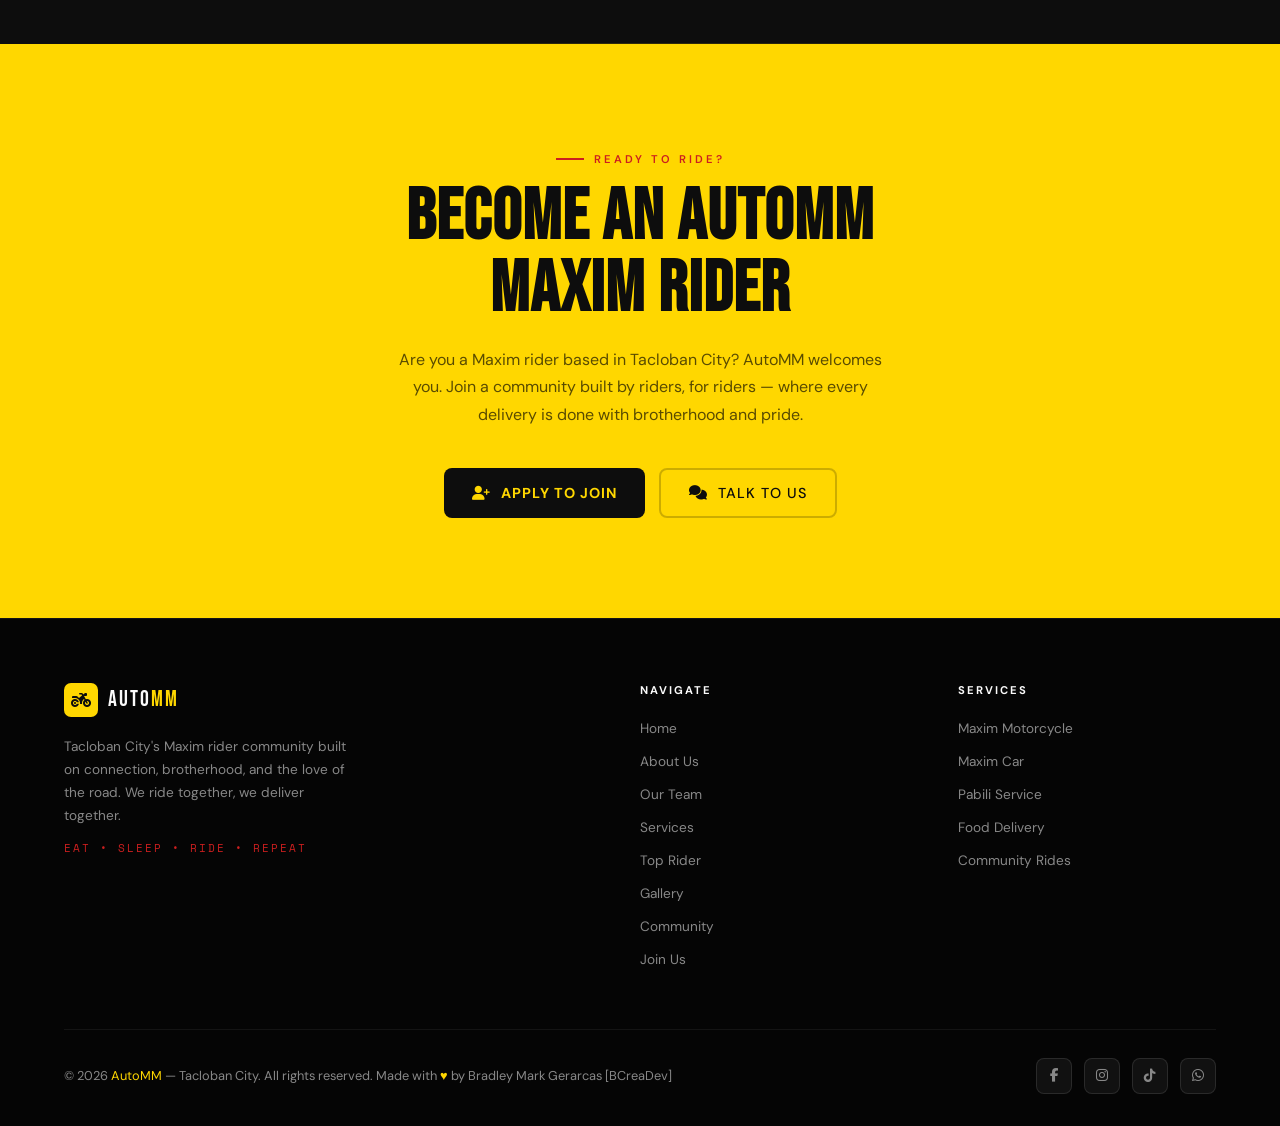
<file: auto.html>
<!DOCTYPE html>
<html lang="en">
<head>
  <meta charset="UTF-8" />
  <meta name="viewport" content="width=device-width, initial-scale=1.0" />
  <title>AutoMM — Tacloban's Maxim Riders Community</title>
  <link href="https://fonts.googleapis.com/css2?family=Bebas+Neue&family=DM+Sans:wght@300;400;500;600&family=Space+Mono:wght@400;700&display=swap" rel="stylesheet" />
  <link rel="stylesheet" href="https://cdnjs.cloudflare.com/ajax/libs/font-awesome/6.5.0/css/all.min.css" />
  <link rel="stylesheet" href="css/auto.css">
  <link rel="icon" type="image/png" href="favicon.png">
</head>
<body>

<!-- ══════════════ NAV ══════════════ -->
<nav id="navbar">
  <a href="#home" class="nav-logo">
    <div class="nav-logo-badge"><i class="fa-solid fa-motorcycle"></i></div>
    <span class="nav-logo-text">Auto<span>MM</span></span>
  </a>
  <ul class="nav-links">
    <li><a href="#home">Home</a></li>
    <li><a href="#about">About</a></li>
    <li><a href="#team">Our Team</a></li>
    <li><a href="#services">Services</a></li>
    <li><a href="#toprider">Top Rider</a></li>
    <li><a href="#gallery">Gallery</a></li>
    <li><a href="#community">Community</a></li>
    <li><a href="#join" class="nav-cta">Join Us</a></li>
  </ul>
  <div class="hamburger" id="hamburger">
    <span></span><span></span><span></span>
  </div>
</nav>

<!-- Mobile Menu -->
<div class="mobile-menu" id="mobileMenu">
  <a href="#home" onclick="closeMobile()">Home</a>
  <a href="#about" onclick="closeMobile()">About</a>
  <a href="#team" onclick="closeMobile()">Our Team</a>
  <a href="#services" onclick="closeMobile()">Services</a>
  <a href="#toprider" onclick="closeMobile()">Top Rider</a>
  <a href="#gallery" onclick="closeMobile()">Gallery</a>
  <a href="#community" onclick="closeMobile()">Community</a>
  <a href="#join" onclick="closeMobile()" class="nav-cta" style="text-align:center;border-radius:8px;padding:12px;">Join Us</a>
</div>

<!-- ══════════════ HERO ══════════════ -->
<section id="home">
  <div class="hero-bg"></div>
  <div class="hero-grid"></div>
  <div class="shape shape-1"></div>
  <div class="shape shape-2"></div>
  <div class="shape shape-3"></div>

  <div class="hero-content">
    <div class="hero-badge">
      <i class="fa-solid fa-circle-dot"></i>
      Maxim Riders Community — Tacloban City
    </div>
    <h1 class="hero-title">
      <div>EAT</div>
      <div class="line-yellow">SLEEP</div>
      <div class="line-red">RIDE</div>
      <div>REPEAT</div>
    </h1>
    <p class="hero-sub">
      AutoMM is Tacloban City's official Maxim rider community — built on brotherhood, 
      connection, and hustle. We're not just riders; we're family on every delivery.
    </p>
    <div class="hero-actions">
      <a href="#join" class="btn-primary">
        <i class="fa-solid fa-user-plus"></i> Join the Crew
      </a>
      <a href="#about" class="btn-outline">
        <i class="fa-solid fa-play"></i> Learn More
      </a>
    </div>

    <div class="hero-stats">
      <div class="stat-card">
        <div class="stat-num">100+</div>
        <div class="stat-label">Maxim Riders</div>
      </div>
      <div class="stat-card">
        <div class="stat-num">5K+</div>
        <div class="stat-label">Deliveries Done</div>
      </div>
      <div class="stat-card">
        <div class="stat-num">10+</div>
        <div class="stat-label">Group Rides</div>
      </div>
    </div>
  </div>

  <div class="scroll-hint">
    <span>Scroll</span>
    <i class="fa-solid fa-chevron-down"></i>
  </div>
</section>

<div class="divider"></div>

<!-- ══════════════ ABOUT ══════════════ -->
<section id="about">
  <div class="about-grid">
    <div class="about-visual reveal">
      <div class="about-img-wrap">
        <div class="about-circle">
          <i class="fa-solid fa-motorcycle"></i>
          <div class="about-circle-inner">
            <i class="fa-solid fa-people-group"></i>
          </div>
        </div>
        <div class="about-badge-float top">
          <i class="fa-solid fa-star"></i> Est. 2025
        </div>
        <div class="about-badge-float bottom">
          <i class="fa-solid fa-location-dot"></i> Tacloban City
        </div>
      </div>
    </div>
    <div class="about-text reveal">
      <div class="section-label">Who We Are</div>
      <h2 class="section-title">Tacloban's<br>Maxim Riders.</h2>
      <p class="section-sub">
        AutoMM is a proud community of Maxim delivery riders based in Tacloban City, Leyte. 
        We started as a small circle of riders who believed that staying connected makes us stronger — 
        and today, we ride as one unified brotherhood under the Maxim platform.
      </p>
      <ul class="about-points">
        <li>
          <div class="icon-wrap"><i class="fa-solid fa-motorcycle"></i></div>
          <div>We are an exclusive community for <strong>Maxim riders in Tacloban City</strong> — connecting every rider under one brotherhood.</div>
        </li>
        <li>
          <div class="icon-wrap"><i class="fa-solid fa-shield-halved"></i></div>
          <div>We promote road safety, mutual support, and professional delivery standards for all our Maxim riders in Tacloban.</div>
        </li>
        <li>
          <div class="icon-wrap"><i class="fa-solid fa-fire"></i></div>
          <div>We organize group rides, outings, and events around Tacloban and Leyte that keep the brotherhood spirit alive.</div>
        </li>
        <li>
          <div class="icon-wrap"><i class="fa-solid fa-star"></i></div>
          <div>Our mission: Eat. Sleep. Ride. Repeat. — and never ride the streets of Tacloban alone.</div>
        </li>
      </ul>
    </div>
  </div>
</section>

<div class="divider"></div>

<!-- ══════════════ ORG CHART / TEAM ══════════════ -->
<section id="team">
  <div class="section-label reveal">Organization</div>
  <h2 class="section-title reveal">The People<br><span style="color:var(--yellow)">Behind AutoMM</span></h2>
  <p class="section-sub reveal">The pioneers and core members who built and lead this Maxim rider community from the ground up in Tacloban City.</p>

  <div class="org-tree reveal">

    <!-- Founder -->
    <div class="org-level org-level--founder">
      <div class="org-card org-card--founder">
        <div class="org-avatar">
          <i class="fa-solid fa-crown"></i>
        </div>
        <div class="org-card-badge">Founder</div>
        <h3 class="org-name">Chester</h3>
        <span class="org-role">Group Founder & Visionary</span>
        <p class="org-desc">The pioneer who started AutoMM in Tacloban City and built this Maxim rider community from scratch.</p>
      </div>
    </div>

    <div class="org-connector-v"></div>

    <!-- Leaders Row -->
    <div class="org-level org-level--leaders">
      <div class="org-branch-line"></div>
      <div class="org-card org-card--leader">
        <div class="org-avatar"><i class="fa-solid fa-user-tie"></i></div>
        <div class="org-card-badge org-card-badge--red">CO-Founder</div>
        <h3 class="org-name">Marky</h3>
        <span class="org-role">CO-Founder</span>
        <p class="org-desc">Leads the overall direction and vision of the AutoMM community in Tacloban.</p>
      </div>

   

    <div class="org-level org-level--label">
      <div class="org-members-label">
        <i class="fa-solid fa-users"></i> Core Members
      </div>
    </div>
<div class="org-connector-v"></div>
    <div class="org-members-grid reveal">
      <div class="member-card">
        <div class="member-avatar"><i class="fa-solid fa-user"></i></div>
        <div class="member-info"><strong>Bradley</strong><span>Core Member</span></div>
        <div class="member-badge"><i class="fa-solid fa-motorcycle"></i></div>
      </div>
      <div class="member-card">
        <div class="member-avatar"><i class="fa-solid fa-user"></i></div>
        <div class="member-info"><strong>Jetrixmyr</strong><span>Core Member</span></div>
        <div class="member-badge"><i class="fa-solid fa-motorcycle"></i></div>
      </div>
      <div class="member-card">
        <div class="member-avatar"><i class="fa-solid fa-user"></i></div>
        <div class="member-info"><strong>Alvex</strong><span>Core Member</span></div>
        <div class="member-badge"><i class="fa-solid fa-motorcycle"></i></div>
      </div>
      <div class="member-card">
        <div class="member-avatar"><i class="fa-solid fa-user"></i></div>
        <div class="member-info"><strong>Joshua</strong><span>Core Member</span></div>
        <div class="member-badge"><i class="fa-solid fa-motorcycle"></i></div>
      </div>
      <div class="member-card">
        <div class="member-avatar"><i class="fa-solid fa-user"></i></div>
        <div class="member-info"><strong>Welfredo</strong><span>Core Member</span></div>
        <div class="member-badge"><i class="fa-solid fa-motorcycle"></i></div>
      </div>
      <div class="member-card">
        <div class="member-avatar"><i class="fa-solid fa-user"></i></div>
        <div class="member-info"><strong>Ryan</strong><span>Core Member</span></div>
        <div class="member-badge"><i class="fa-solid fa-motorcycle"></i></div>
      </div>
    </div>

  </div>
</section>

<div class="divider"></div>

<!-- ══════════════ SERVICES ══════════════ -->
<section id="services">
  <div class="services-header">
    <div>
      <div class="section-label reveal">What We Do</div>
      <h2 class="section-title reveal">Our Services</h2>
    </div>
    <p class="section-sub reveal" style="text-align:right;">
      Serving Tacloban City through Maxim — fast, reliable, and community-driven deliveries every single day.
    </p>
  </div>
  <div class="services-grid">

    <div class="service-card featured reveal">
      <div class="service-icon"><i class="fa-solid fa-person-biking"></i></div>
      <h3>Maxim Motorcycle</h3>
      <p>Need a ride around Tacloban City? Book a Maxim motorcycle and our AutoMM riders will take you safely and affordably.</p>
      <span class="service-tag"><i class="fa-solid fa-arrow-right"></i> Most Popular</span>
    </div>
    <div class="service-card reveal">
      <div class="service-icon"><i class="fa-solid fa-car"></i></div>
      <h3>Maxim Car</h3>
      <p>Need a ride around Tacloban City? Book a Maxim car and our AutoMM riders will take you safely and affordably.</p>
     <span class="service-tag"><i class="fa-solid fa-arrow-right"></i> Book via Maxim App</span>
    </div>
    <div class="service-card reveal">
      <div class="service-icon"><i class="fa-solid fa-bag-shopping"></i></div>
      <h3>Pabili Service</h3>
      <p>Need something from the palengke or store in Tacloban? We'll buy it and bring it straight to your door — quick and hassle-free.</p>
      <span class="service-tag"><i class="fa-solid fa-arrow-right"></i> Book via Maxim App</span>
    </div>
    <div class="service-card reveal">
      <div class="service-icon"><i class="fa-solid fa-utensils"></i></div>
      <h3>Food Delivery</h3>
      <p>Hot meals from your favorite Tacloban restaurants and carenderias, delivered fresh and fast right to your door.</p>
      <span class="service-tag"><i class="fa-solid fa-arrow-right"></i>Book via Maxim</span>
    </div>
    <div class="service-card reveal">
      <div class="service-icon"><i class="fa-solid fa-people-group"></i></div>
      <h3>Community Rides</h3>
      <p>Join our scheduled group rides and outings around Leyte and Eastern Visayas. Brotherhood on every kilometer of the road.</p>
      <span class="service-tag"><i class="fa-solid fa-arrow-right"></i> View Events</span>
    </div>
  </div>
</section>

<div class="divider"></div>

<!-- ══════════════ TOP RIDER ══════════════ -->
<section id="toprider">
  <div class="section-label reveal">Recognition</div>
  <h2 class="section-title reveal">Top Rider of<br><span style="color:var(--yellow)">The Month</span></h2>
  <p class="section-sub reveal">Every month, we recognize the best Maxim rider in Tacloban who goes above and beyond — in deliveries, attitude, and community spirit.</p>

  <div class="toprider-showcase reveal">

    <div class="toprider-winner">
      <div class="toprider-crown"><i class="fa-solid fa-crown"></i></div>
      <div class="toprider-avatar-wrap">
        <div class="toprider-avatar"><i class="fa-solid fa-user"></i></div>
        <div class="toprider-rank">#1</div>
      </div>
      <div class="toprider-info">
        <div class="toprider-badge">
          <i class="fa-solid fa-trophy"></i> Top Maxim Rider — Tacloban City
        </div>
        <h3 class="toprider-name">[Rider Name]</h3>
        <span class="toprider-month">March 2025</span>
        <div class="toprider-stats">
          <div class="tr-stat">
            <i class="fa-solid fa-box"></i>
            <div><strong>000+</strong><span>Deliveries</span></div>
          </div>
          <div class="tr-stat">
            <i class="fa-solid fa-star"></i>
            <div><strong>5.0</strong><span>Rating</span></div>
          </div>
          <div class="tr-stat">
            <i class="fa-solid fa-road"></i>
            <div><strong>000+</strong><span>Km Ridden</span></div>
          </div>
          <div class="tr-stat">
            <i class="fa-solid fa-clock"></i>
            <div><strong>00hrs</strong><span>Online</span></div>
          </div>
        </div>
        <p class="toprider-quote">"[A short quote or message from the top rider]"</p>
      </div>
    </div>

    <div class="toprider-hof">
      <div class="hof-title"><i class="fa-solid fa-medal"></i> Hall of Fame</div>
      <div class="hof-list">
        <div class="hof-item">
          <div class="hof-num">1</div>
          <div class="hof-avatar"><i class="fa-solid fa-user"></i></div>
          <div class="hof-info"><strong>[Rider Name]</strong><span>February 2025</span></div>
          <div class="hof-deliveries"><i class="fa-solid fa-box"></i> 000+</div>
        </div>
        <div class="hof-item">
          <div class="hof-num">2</div>
          <div class="hof-avatar"><i class="fa-solid fa-user"></i></div>
          <div class="hof-info"><strong>[Rider Name]</strong><span>January 2025</span></div>
          <div class="hof-deliveries"><i class="fa-solid fa-box"></i> 000+</div>
        </div>
        <div class="hof-item">
          <div class="hof-num">3</div>
          <div class="hof-avatar"><i class="fa-solid fa-user"></i></div>
          <div class="hof-info"><strong>[Rider Name]</strong><span>December 2024</span></div>
          <div class="hof-deliveries"><i class="fa-solid fa-box"></i> 000+</div>
        </div>
        <div class="hof-item">
          <div class="hof-num">4</div>
          <div class="hof-avatar"><i class="fa-solid fa-user"></i></div>
          <div class="hof-info"><strong>[Rider Name]</strong><span>November 2024</span></div>
          <div class="hof-deliveries"><i class="fa-solid fa-box"></i> 000+</div>
        </div>
        <div class="hof-item">
          <div class="hof-num">5</div>
          <div class="hof-avatar"><i class="fa-solid fa-user"></i></div>
          <div class="hof-info"><strong>[Rider Name]</strong><span>October 2026</span></div>
          <div class="hof-deliveries"><i class="fa-solid fa-box"></i> 000+</div>
        </div>
      </div>
    </div>

  </div>
</section>

<div class="divider"></div>

<!-- ══════════════ GALLERY ══════════════ -->
<section id="gallery">
  <div class="gallery-header">
    <div class="section-label reveal">Moments</div>
    <h2 class="section-title reveal">Trips & Outings</h2>
    <p class="section-sub reveal">Every ride around Tacloban and Leyte is a memory worth keeping. Every outing is a story worth telling.</p>
    <div class="gallery-filter reveal">
      <button class="filter-btn active" onclick="filterGallery(this,'all')">All</button>
      <button class="filter-btn" onclick="filterGallery(this,'rides')">Group Rides</button>
      <button class="filter-btn" onclick="filterGallery(this,'events')">Events</button>
      <button class="filter-btn" onclick="filterGallery(this,'community')">Community</button>
    </div>
  </div>
  <div class="gallery-grid reveal">
    <div class="gallery-item" onclick="openLightbox('Group Ride — Leyte Outing','AutoMM riders take on the scenic roads of Leyte together.')">
      <div class="gallery-placeholder"><i class="fa-solid fa-image"></i><span>Group Ride — Leyte</span></div>
      <div class="gallery-overlay"><h4>Group Ride — Leyte</h4><p>Feb 2025 • AutoMM Riders</p></div>
    </div>
    <div class="gallery-item" onclick="openLightbox('Night Ride — Tacloban Boulevard','City lights along Tacloban boulevard and open roads.')">
      <img src="images/1.jpg" alt="Group Ride Leyte" />
      <div class="gallery-overlay"><h4>Night Ride — Tacloban</h4><p>Jan 2025 • Boulevard Run</p></div>
    </div>
    <div class="gallery-item" onclick="openLightbox('AutoMM Anniversary','Celebrating our founding and the community we have built in Tacloban.')">
      <div class="gallery-placeholder"><i class="fa-solid fa-cake-candles"></i><span>Anniversary Event</span></div>
      <div class="gallery-overlay"><h4>Anniversary Event</h4><p>Dec 2024 • 1 Year!</p></div>
    </div>
    <div class="gallery-item" onclick="openLightbox('Mountain Ride','Conquering the hills of Leyte together as one AutoMM crew.')">
      <div class="gallery-placeholder"><i class="fa-solid fa-mountain"></i><span>Mountain Ride</span></div>
      <div class="gallery-overlay"><h4>Mountain Ride</h4><p>Nov 2024 • Leyte Hills</p></div>
    </div>
    <div class="gallery-item" onclick="openLightbox('Road Safety Seminar','Keeping every Maxim rider in Tacloban safe and informed.')">
      <div class="gallery-placeholder"><i class="fa-solid fa-shield-halved"></i><span>Safety Seminar</span></div>
      <div class="gallery-overlay"><h4>Safety Seminar</h4><p>Oct 2024 • Tacloban City</p></div>
    </div>
    <div class="gallery-item" onclick="openLightbox('Seaside Ride','San Juanico breeze and open roads along the Leyte coast.')">
      <div class="gallery-placeholder"><i class="fa-solid fa-water"></i><span>Seaside Ride</span></div>
      <div class="gallery-overlay"><h4>Seaside Ride</h4><p>Sep 2024 • San Juanico Area</p></div>
    </div>
    <div class="gallery-item" onclick="openLightbox('Riders Meet & Greet','New Maxim riders welcome event in Tacloban City.')">
      <div class="gallery-placeholder"><i class="fa-solid fa-handshake"></i><span>Meet & Greet</span></div>
      <div class="gallery-overlay"><h4>Meet & Greet</h4><p>Aug 2024 • Tacloban City</p></div>
    </div>
    <div class="gallery-item" onclick="openLightbox('Christmas Ride','Spreading holiday cheer on two wheels across Tacloban City.')">
      <div class="gallery-placeholder"><i class="fa-solid fa-star"></i><span>Christmas Ride</span></div>
      <div class="gallery-overlay"><h4>Christmas Ride</h4><p>Dec 2024 • Tacloban</p></div>
    </div>
  </div>
  <div class="gallery-cta reveal">
    <p style="color:var(--gray);font-size:.85rem;margin-bottom:16px;">Want to share your ride photos with the community?</p>
    <a href="#community" class="btn-primary"><i class="fa-brands fa-facebook"></i> Share in Community</a>
  </div>
</section>

<div class="divider"></div>

<!-- ══════════════ COMMUNITY ══════════════ -->
<section id="community">
  <div class="community-inner">
    <div class="community-text">
      <div class="section-label reveal">Stay Connected</div>
      <h2 class="section-title reveal">Join Our<br>Brotherhood</h2>
      <p class="section-sub reveal">
        AutoMM is more than a Maxim rider group — it's a family right here in Tacloban City. 
        Connect with us, join our group chats, and be part of something that moves.
      </p>
      <div class="community-links reveal">
        <a href="#" class="community-link">
          <div class="link-icon fb"><i class="fa-brands fa-facebook-f"></i></div>
          <div class="link-text">
            <strong>Facebook Group</strong>
            <span>Join the AutoMM Tacloban community on FB</span>
          </div>
          <i class="fa-solid fa-arrow-right link-arrow"></i>
        </a>
        <a href="#" class="community-link">
          <div class="link-icon ig"><i class="fa-brands fa-instagram"></i></div>
          <div class="link-text">
            <strong>Instagram</strong>
            <span>Follow our ride highlights & updates</span>
          </div>
          <i class="fa-solid fa-arrow-right link-arrow"></i>
        </a>
        <a href="#" class="community-link">
          <div class="link-icon wa"><i class="fa-brands fa-whatsapp"></i></div>
          <div class="link-text">
            <strong>WhatsApp / Viber</strong>
            <span>Direct Maxim rider coordination</span>
          </div>
          <i class="fa-solid fa-arrow-right link-arrow"></i>
        </a>
      </div>
    </div>
    <div class="community-values reveal">
      <div class="value-card">
        <div class="v-icon"><i class="fa-solid fa-handshake"></i></div>
        <h4>Brotherhood</h4>
        <p>Every Maxim rider in Tacloban is family. We look out for one another on and off the road.</p>
      </div>
      <div class="value-card">
        <div class="v-icon"><i class="fa-solid fa-bolt"></i></div>
        <h4>Speed</h4>
        <p>We deliver fast across Tacloban because our clients' time and trust matter to us every day.</p>
      </div>
      <div class="value-card">
        <div class="v-icon"><i class="fa-solid fa-shield-halved"></i></div>
        <h4>Safety</h4>
        <p>We ride smart on Tacloban roads. Safety gear, safe speeds, safe deliveries — always.</p>
      </div>
      <div class="value-card">
        <div class="v-icon"><i class="fa-solid fa-heart"></i></div>
        <h4>Passion</h4>
        <p>We don't just ride for pay — we ride because we genuinely love it and love this community.</p>
      </div>
    </div>
  </div>
</section>

<div class="divider"></div>

<!-- ══════════════ JOIN CTA ══════════════ -->
<section id="join">
  <div class="section-label">Ready to Ride?</div>
  <h2 class="section-title">Become an AutoMM<br>Maxim Rider</h2>
  <p>Are you a Maxim rider based in Tacloban City? AutoMM welcomes you. Join a community built by riders, for riders — where every delivery is done with brotherhood and pride.</p>
  <div class="join-actions">
    <a href="#" class="btn-dark"><i class="fa-solid fa-user-plus"></i> Apply to Join</a>
    <a href="#community" class="btn-ghost-dark"><i class="fa-solid fa-comments"></i> Talk to Us</a>
  </div>
</section>

<!-- ══════════════ FOOTER ══════════════ -->
<footer>
  <div class="footer-top">
    <div class="footer-brand">
      <div class="footer-logo">
        <div class="footer-logo-badge"><i class="fa-solid fa-motorcycle"></i></div>
        <span class="footer-logo-text">Auto<span>MM</span></span>
      </div>
      <p class="footer-desc">Tacloban City's Maxim rider community built on connection, brotherhood, and the love of the road. We ride together, we deliver together.</p>
      <p class="footer-slogan">Eat • Sleep • Ride • Repeat</p>
    </div>
    <div class="footer-col">
      <h5>Navigate</h5>
      <ul>
        <li><a href="#home">Home</a></li>
        <li><a href="#about">About Us</a></li>
        <li><a href="#team">Our Team</a></li>
        <li><a href="#services">Services</a></li>
        <li><a href="#toprider">Top Rider</a></li>
        <li><a href="#gallery">Gallery</a></li>
        <li><a href="#community">Community</a></li>
        <li><a href="#join">Join Us</a></li>
      </ul>
    </div>
    <div class="footer-col">
      <h5>Services</h5>
      <ul>
        <li><a href="#services">Maxim Motorcycle</a></li>
        <li><a href="#services">Maxim Car</a></li>
        <li><a href="#services">Pabili Service</a></li>
        <li><a href="#services">Food Delivery</a></li>
        <li><a href="#services">Community Rides</a></li>
      </ul>
    </div>
  </div>
  <div class="footer-bottom">
    <p>© 2026 <span>AutoMM</span> — Tacloban City. All rights reserved. Made with <span>♥</span> by Bradley Mark Gerarcas [BCreaDev]</p>
    <div class="footer-socials">
      <a href="#"><i class="fa-brands fa-facebook-f"></i></a>
      <a href="#"><i class="fa-brands fa-instagram"></i></a>
      <a href="#"><i class="fa-brands fa-tiktok"></i></a>
      <a href="#"><i class="fa-brands fa-whatsapp"></i></a>
    </div>
  </div>
</footer>

<!-- ══════════════ LIGHTBOX ══════════════ -->
<div class="lightbox" id="lightbox">
  <button class="lightbox-close" onclick="closeLightbox()"><i class="fa-solid fa-xmark"></i></button>
  <div class="lightbox-inner">
    <i class="fa-solid fa-image"></i>
    <h3 id="lb-title" style="font-family:'Bebas Neue',sans-serif;font-size:2rem;color:var(--yellow);margin-top:16px;letter-spacing:2px;"></h3>
    <p id="lb-desc"></p>
    <p style="margin-top:24px;font-size:.75rem;color:rgba(255,255,255,.3);letter-spacing:1px;text-transform:uppercase;">Upload your photos via the AutoMM Facebook group</p>
  </div>
</div>

<script src="auto.js"></script>
</body>
</html>
</file>
<file: css/auto.css>
*, *::before, *::after { box-sizing: border-box; margin: 0; padding: 0; }

    :root {
      --yellow: #FFD700;
      --yellow-light: #FFF176;
      --black: #0D0D0D;
      --dark: #111111;
      --red: #CC1F1F;
      --white: #FAFAFA;
      --gray: #888;
      --border: rgba(255,215,0,0.15);
    }

    html { scroll-behavior: smooth; }

    body {
      font-family: 'DM Sans', sans-serif;
      background: var(--black);
      color: var(--white);
      overflow-x: hidden;
    }

    /* ── SCROLLBAR ── */
    ::-webkit-scrollbar { width: 4px; }
    ::-webkit-scrollbar-track { background: var(--black); }
    ::-webkit-scrollbar-thumb { background: var(--yellow); border-radius: 2px; }

    /* ── NAV ── */
    nav {
      position: fixed; top: 0; left: 0; width: 100%; z-index: 1000;
      padding: 0 5%;
      display: flex; align-items: center; justify-content: space-between;
      height: 70px;
      background: rgba(10,10,10,0.92);
      backdrop-filter: blur(16px);
      border-bottom: 1px solid var(--border);
      transition: all .3s;
    }
    nav.scrolled { background: rgba(10,10,10,0.98); }

    .nav-logo {
      display: flex; align-items: center; gap: 10px;
      text-decoration: none;
    }
    .nav-logo-badge {
      width: 38px; height: 38px;
      background: var(--yellow);
      border-radius: 8px;
      display: flex; align-items: center; justify-content: center;
    }
    .nav-logo-badge i { color: var(--black); font-size: 18px; }
    .nav-logo-text {
      font-family: 'Bebas Neue', sans-serif;
      font-size: 1.6rem;
      letter-spacing: 2px;
      color: var(--white);
    }
    .nav-logo-text span { color: var(--red); }

    .nav-links {
      display: flex; align-items: center; gap: 36px;
      list-style: none;
    }
    .nav-links a {
      font-size: .85rem; font-weight: 500; letter-spacing: 1.5px;
      text-transform: uppercase; text-decoration: none;
      color: var(--gray);
      transition: color .2s;
      position: relative;
    }
    .nav-links a::after {
      content: ''; position: absolute; bottom: -4px; left: 0;
      width: 0; height: 2px; background: var(--yellow);
      transition: width .25s;
    }
    .nav-links a:hover { color: var(--white); }
    .nav-links a:hover::after { width: 100%; }

    .nav-cta {
      background: var(--yellow); color: var(--black) !important;
      padding: 8px 20px; border-radius: 6px;
      font-weight: 700 !important; letter-spacing: 1px !important;
      transition: transform .2s, background .2s !important;
    }
    .nav-cta:hover { background: var(--yellow-light) !important; transform: translateY(-1px); }
    .nav-cta::after { display: none !important; }

    /* hamburger */
    .hamburger {
      display: none; flex-direction: column; gap: 5px;
      cursor: pointer; padding: 4px;
    }
    .hamburger span {
      width: 24px; height: 2px; background: var(--white);
      border-radius: 2px; transition: all .3s;
    }
    .hamburger.open span:nth-child(1) { transform: translateY(7px) rotate(45deg); }
    .hamburger.open span:nth-child(2) { opacity: 0; }
    .hamburger.open span:nth-child(3) { transform: translateY(-7px) rotate(-45deg); }

    .mobile-menu {
      display: none; position: fixed; top: 70px; left: 0; width: 100%;
      background: rgba(10,10,10,0.98); backdrop-filter: blur(16px);
      padding: 24px 5%; flex-direction: column; gap: 0;
      border-bottom: 1px solid var(--border); z-index: 999;
    }
    .mobile-menu.open { display: flex; }
    .mobile-menu a {
      text-decoration: none; color: var(--gray);
      font-size: .9rem; font-weight: 500; letter-spacing: 1px; text-transform: uppercase;
      padding: 14px 0; border-bottom: 1px solid var(--border);
      transition: color .2s;
    }
    .mobile-menu a:hover { color: var(--yellow); }
    .mobile-menu a:last-child { border-bottom: none; margin-top: 12px; }

    /* ── HERO ── */
    #home {
      min-height: 100vh;
      display: flex; align-items: center; justify-content: center;
      padding: 120px 5% 100px;
      position: relative;
      overflow: hidden;
    }

    .hero-bg {
      position: absolute; inset: 0; z-index: 0;
      background: radial-gradient(ellipse 70% 60% at 50% 50%, rgba(255,215,0,0.07) 0%, transparent 70%),
                  radial-gradient(ellipse 40% 40% at 80% 80%, rgba(204,31,31,0.05) 0%, transparent 60%);
    }

    /* animated grid */
    .hero-grid {
      position: absolute; inset: 0; z-index: 0; opacity: .04;
      background-image: linear-gradient(var(--yellow) 1px, transparent 1px),
                        linear-gradient(90deg, var(--yellow) 1px, transparent 1px);
      background-size: 60px 60px;
    }

    /* floating shapes */
    .shape {
      position: absolute; border-radius: 50%; z-index: 0;
      animation: float 8s ease-in-out infinite;
    }
    .shape-1 { width: 300px; height: 300px; background: rgba(255,215,0,.03); top: 10%; right: 5%; animation-delay: 0s; }
    .shape-2 { width: 150px; height: 150px; background: rgba(204,31,31,.04); bottom: 20%; right: 20%; animation-delay: 3s; }
    .shape-3 { width: 80px; height: 80px; background: rgba(255,215,0,.06); top: 30%; left: 5%; animation-delay: 5s; }

    @keyframes float {
      0%,100% { transform: translateY(0) scale(1); }
      50% { transform: translateY(-20px) scale(1.05); }
    }

    .hero-content {
      position: relative; z-index: 1;
      width: 100%; max-width: 1100px;
      display: flex; flex-direction: column; align-items: center;
      text-align: center;
    }

    .hero-badge {
      display: inline-flex; align-items: center; gap: 8px;
      background: rgba(255,215,0,.1); border: 1px solid rgba(255,215,0,.25);
      color: var(--yellow); font-size: .75rem; font-weight: 600;
      letter-spacing: 2px; text-transform: uppercase;
      padding: 6px 14px; border-radius: 20px; margin-bottom: 28px;
    }
    .hero-badge i { font-size: .7rem; }

    .hero-title {
      font-family: 'Bebas Neue', sans-serif;
      font-size: clamp(4rem, 10vw, 8rem);
      line-height: .95;
      letter-spacing: 2px;
      margin-bottom: 24px;
    }
    .hero-title .line-yellow { color: var(--yellow); }
    .hero-title .line-red { color: var(--red); }

    .hero-sub {
      font-size: 1.05rem; line-height: 1.7;
      color: rgba(250,250,250,.6);
      max-width: 560px;
      margin-bottom: 44px;
      text-align: center;
    }

    .hero-actions { display: flex; gap: 16px; flex-wrap: wrap; justify-content: center; }

    .btn-primary {
      display: inline-flex; align-items: center; gap: 10px;
      background: var(--yellow); color: var(--black);
      font-size: .9rem; font-weight: 700; letter-spacing: 1px; text-transform: uppercase;
      padding: 14px 28px; border-radius: 8px; text-decoration: none;
      transition: transform .2s, box-shadow .2s;
      border: none; cursor: pointer;
    }
    .btn-primary:hover { transform: translateY(-2px); box-shadow: 0 12px 32px rgba(255,215,0,.3); }

    .btn-outline {
      display: inline-flex; align-items: center; gap: 10px;
      border: 1.5px solid rgba(255,255,255,.2); color: var(--white);
      font-size: .9rem; font-weight: 500; letter-spacing: 1px; text-transform: uppercase;
      padding: 14px 28px; border-radius: 8px; text-decoration: none;
      transition: border-color .2s, background .2s;
      background: transparent; cursor: pointer;
    }
    .btn-outline:hover { border-color: var(--yellow); background: rgba(255,215,0,.05); }

    .hero-stats {
      position: static;
      display: flex; flex-direction: row; gap: 20px;
      align-items: center; justify-content: center;
      flex-wrap: wrap;
      margin-top: 52px;
      z-index: 1;
    }
    .stat-card {
      background: rgba(255,255,255,.05);
      border: 1px solid var(--border);
      border-radius: 12px;
      padding: 18px 32px;
      text-align: center;
      backdrop-filter: blur(8px);
      animation: slideInUp .6s ease forwards;
      opacity: 0;
      min-width: 130px;
    }
    .stat-card:nth-child(1) { animation-delay: .4s; }
    .stat-card:nth-child(2) { animation-delay: .6s; }
    .stat-card:nth-child(3) { animation-delay: .8s; }
    @keyframes slideInUp {
      from { opacity: 0; transform: translateY(20px); }
      to { opacity: 1; transform: translateY(0); }
    }
    .stat-num {
      font-family: 'Bebas Neue', sans-serif;
      font-size: 2.2rem; color: var(--yellow); line-height: 1;
    }
    .stat-label {
      font-size: .7rem; color: var(--gray);
      letter-spacing: 1.5px; text-transform: uppercase; margin-top: 2px;
    }

    /* scroll indicator */
    .scroll-hint {
      position: absolute; bottom: 32px; left: 50%; transform: translateX(-50%);
      z-index: 1; display: flex; flex-direction: column; align-items: center; gap: 8px;
      color: var(--gray); font-size: .7rem; letter-spacing: 2px; text-transform: uppercase;
    }
    .scroll-hint i { animation: bounce 2s ease-in-out infinite; }
    @keyframes bounce {
      0%,100% { transform: translateY(0); }
      50% { transform: translateY(6px); }
    }

    /* ── SECTION COMMON ── */
    section { padding: 100px 5%; }

    .section-label {
      display: inline-flex; align-items: center; gap: 10px;
      color: var(--yellow); font-size: .7rem; font-weight: 600;
      letter-spacing: 3px; text-transform: uppercase;
      margin-bottom: 16px;
    }
    .section-label::before {
      content: ''; width: 28px; height: 2px; background: var(--yellow);
    }

    .section-title {
      font-family: 'Bebas Neue', sans-serif;
      font-size: clamp(2.4rem, 6vw, 4.5rem);
      letter-spacing: 1px; line-height: 1; margin-bottom: 20px;
    }

    .section-sub {
      font-size: 1rem; color: rgba(250,250,250,.55);
      line-height: 1.75; max-width: 520px;
    }

    .divider {
      width: 100%; height: 1px;
      background: linear-gradient(to right, transparent, var(--border), transparent);
      margin: 0;
    }

    /* ── ABOUT ── */
    #about {
      background: #0a0a0a;
    }
    .about-grid {
      display: grid;
      grid-template-columns: 1fr 1fr;
      gap: 80px;
      align-items: center;
      margin-top: 60px;
    }
    .about-visual {
      position: relative;
    }
    .about-img-wrap {
      width: 100%; aspect-ratio: 1;
      max-width: 440px;
      position: relative;
      margin: 0 auto;
    }
    .about-circle {
      width: 100%; height: 100%;
      border-radius: 50%;
      background: var(--yellow);
      display: flex; align-items: center; justify-content: center;
      position: relative;
      overflow: hidden;
    }
    .about-circle i {
      font-size: 8rem;
      color: var(--black);
      opacity: .15;
      position: absolute;
    }
    .about-circle-inner {
      width: 80%; height: 80%;
      border-radius: 50%;
      background: var(--black);
      border: 3px solid var(--yellow);
      display: flex; align-items: center; justify-content: center;
      position: relative; z-index: 1;
    }
    .about-circle-inner i {
      font-size: 5rem; color: var(--yellow); opacity: 1;
    }
    .about-badge-float {
      position: absolute;
      background: var(--red);
      color: #fff;
      font-size: .7rem; font-weight: 700; letter-spacing: 1.5px; text-transform: uppercase;
      padding: 8px 16px; border-radius: 6px;
      box-shadow: 0 8px 24px rgba(0,0,0,.5);
    }
    .about-badge-float.top { top: 8%; right: -8%; }
    .about-badge-float.bottom { bottom: 12%; left: -8%; }

    .about-text .section-title { margin-top: 0; }
    .about-points {
      list-style: none;
      margin-top: 32px;
      display: flex; flex-direction: column; gap: 20px;
    }
    .about-points li {
      display: flex; align-items: flex-start; gap: 14px;
      color: rgba(250,250,250,.7); font-size: .95rem; line-height: 1.6;
    }
    .about-points li .icon-wrap {
      width: 36px; height: 36px; flex-shrink: 0;
      background: rgba(255,215,0,.1);
      border: 1px solid rgba(255,215,0,.2);
      border-radius: 8px;
      display: flex; align-items: center; justify-content: center;
    }
    .about-points li .icon-wrap i { color: var(--yellow); font-size: .85rem; }

    /* ── SERVICES ── */
    #services { background: var(--black); }
    .services-header {
      display: flex; justify-content: space-between; align-items: flex-end;
      flex-wrap: wrap; gap: 20px; margin-bottom: 60px;
    }
    .services-grid {
      display: grid;
      grid-template-columns: repeat(auto-fit, minmax(260px, 1fr));
      gap: 24px;
    }
    .service-card {
      background: rgba(255,255,255,.03);
      border: 1px solid rgba(255,255,255,.07);
      border-radius: 16px;
      padding: 32px 28px;
      position: relative;
      overflow: hidden;
      transition: transform .3s, border-color .3s, background .3s;
      cursor: default;
    }
    .service-card::before {
      content: '';
      position: absolute; inset: 0;
      background: linear-gradient(135deg, rgba(255,215,0,.05), transparent);
      opacity: 0; transition: opacity .3s;
    }
    .service-card:hover { transform: translateY(-6px); border-color: rgba(255,215,0,.3); background: rgba(255,215,0,.04); }
    .service-card:hover::before { opacity: 1; }

    .service-icon {
      width: 52px; height: 52px;
      background: var(--yellow);
      border-radius: 12px;
      display: flex; align-items: center; justify-content: center;
      margin-bottom: 24px;
    }
    .service-icon i { color: var(--black); font-size: 1.3rem; }
    .service-card h3 {
      font-family: 'Space Mono', monospace;
      font-size: 1rem; margin-bottom: 12px;
      color: var(--white);
    }
    .service-card p {
      font-size: .875rem; color: var(--gray); line-height: 1.65;
    }
    .service-card .service-tag {
      display: inline-block; margin-top: 20px;
      font-size: .7rem; font-weight: 600; letter-spacing: 1.5px; text-transform: uppercase;
      color: var(--yellow);
    }
    .service-card.featured {
      background: var(--yellow); border-color: var(--yellow);
    }
    .service-card.featured h3, .service-card.featured p, .service-card.featured .service-tag { color: var(--black); }
    .service-card.featured .service-icon { background: var(--black); }
    .service-card.featured .service-icon i { color: var(--yellow); }
    .service-card.featured .service-tag { color: var(--red); }
    .service-card.featured:hover { transform: translateY(-6px); }
    .service-card.featured::before { display: none; }

    /* ── GALLERY ── */
    #gallery { background: #080808; }
    .gallery-header { margin-bottom: 50px; }
    .gallery-filter {
      display: flex; gap: 10px; flex-wrap: wrap; margin-top: 28px;
    }
    .filter-btn {
      background: transparent;
      border: 1px solid rgba(255,255,255,.12);
      color: var(--gray);
      font-size: .75rem; font-weight: 500; letter-spacing: 1.5px; text-transform: uppercase;
      padding: 8px 18px; border-radius: 20px;
      cursor: pointer; transition: all .2s;
      font-family: 'DM Sans', sans-serif;
    }
    .filter-btn.active, .filter-btn:hover {
      background: var(--yellow); border-color: var(--yellow); color: var(--black);
    }

    .gallery-grid {
      display: grid;
      grid-template-columns: repeat(12, 1fr);
      grid-template-rows: auto;
      gap: 16px;
      margin-top: 40px;
    }
    .gallery-item {
      border-radius: 12px;
      overflow: hidden;
      position: relative;
      cursor: pointer;
    }
    .gallery-item:nth-child(1) { grid-column: span 5; grid-row: span 2; }
    .gallery-item:nth-child(2) { grid-column: span 4; }
    .gallery-item:nth-child(3) { grid-column: span 3; }
    .gallery-item:nth-child(4) { grid-column: span 4; }
    .gallery-item:nth-child(5) { grid-column: span 3; }
    .gallery-item:nth-child(6) { grid-column: span 5; grid-row: span 2; }
    .gallery-item:nth-child(7) { grid-column: span 7; }
    .gallery-item:nth-child(8) { grid-column: span 7; }

    .gallery-placeholder {
      width: 100%; height: 100%;
      min-height: 200px;
      display: flex; flex-direction: column; align-items: center; justify-content: center; gap: 12px;
      background: rgba(255,255,255,.04);
      border: 1px solid rgba(255,255,255,.07);
      transition: all .35s;
    }
    .gallery-item:nth-child(1) .gallery-placeholder { min-height: 420px; }
    .gallery-item:nth-child(6) .gallery-placeholder { min-height: 420px; }

    .gallery-placeholder i { font-size: 2.5rem; color: var(--yellow); opacity: .5; }
    .gallery-placeholder span { font-size: .75rem; color: var(--gray); letter-spacing: 1px; text-transform: uppercase; }
    .gallery-overlay {
      position: absolute; inset: 0;
      background: linear-gradient(to top, rgba(0,0,0,.8), transparent);
      opacity: 0; transition: opacity .3s;
      display: flex; flex-direction: column; justify-content: flex-end; padding: 20px;
    }
    .gallery-overlay h4 { font-size: .9rem; color: var(--yellow); margin-bottom: 4px; }
    .gallery-overlay p { font-size: .75rem; color: rgba(255,255,255,.6); }
    .gallery-item:hover .gallery-overlay { opacity: 1; }
    .gallery-item:hover .gallery-placeholder { background: rgba(255,215,0,.05); }

    .gallery-cta { margin-top: 40px; text-align: center; }

    /* ── COMMUNITY ── */
    #community { background: var(--black); }
    .community-inner {
      display: grid; grid-template-columns: 1fr 1fr;
      gap: 80px; align-items: center; margin-top: 60px;
    }
    .community-text .section-sub { margin-bottom: 36px; }
    .community-links {
      display: flex; flex-direction: column; gap: 12px;
    }
    .community-link {
      display: flex; align-items: center; gap: 16px;
      background: rgba(255,255,255,.04);
      border: 1px solid rgba(255,255,255,.08);
      border-radius: 12px;
      padding: 16px 20px;
      text-decoration: none;
      color: var(--white);
      transition: all .25s;
    }
    .community-link:hover { border-color: var(--yellow); background: rgba(255,215,0,.06); transform: translateX(4px); }
    .community-link .link-icon {
      width: 40px; height: 40px; flex-shrink: 0;
      border-radius: 10px;
      display: flex; align-items: center; justify-content: center;
      font-size: 1.1rem;
    }
    .community-link .link-icon.fb { background: #1877F2; color: #fff; }
    .community-link .link-icon.ig { background: linear-gradient(135deg,#f09433,#e6683c,#dc2743,#cc2366,#bc1888); color: #fff; }
    .community-link .link-icon.wa { background: #25D366; color: #fff; }
    .community-link .link-text strong { display: block; font-size: .9rem; margin-bottom: 2px; }
    .community-link .link-text span { font-size: .75rem; color: var(--gray); }
    .community-link .link-arrow { margin-left: auto; color: var(--gray); transition: color .2s; }
    .community-link:hover .link-arrow { color: var(--yellow); }

    /* values */
    .community-values {
      display: grid; grid-template-columns: 1fr 1fr; gap: 20px;
    }
    .value-card {
      background: rgba(255,255,255,.04);
      border: 1px solid rgba(255,255,255,.08);
      border-radius: 14px;
      padding: 24px 20px;
      transition: border-color .25s;
    }
    .value-card:hover { border-color: rgba(255,215,0,.3); }
    .value-card .v-icon {
      width: 44px; height: 44px;
      background: rgba(255,215,0,.1);
      border-radius: 10px;
      display: flex; align-items: center; justify-content: center;
      margin-bottom: 16px;
    }
    .value-card .v-icon i { color: var(--yellow); font-size: 1rem; }
    .value-card h4 { font-size: .9rem; font-weight: 600; margin-bottom: 8px; }
    .value-card p { font-size: .8rem; color: var(--gray); line-height: 1.6; }

    /* ── JOIN / CTA ── */
    #join {
      background: var(--yellow);
      text-align: center;
      padding: 100px 5%;
    }
    #join .section-label { color: var(--red); justify-content: center; }
    #join .section-label::before { background: var(--red); }
    #join .section-title { color: var(--black); }
    #join p { color: rgba(0,0,0,.65); max-width: 500px; margin: 0 auto 40px; font-size: 1rem; line-height: 1.7; }
    .join-actions { display: flex; gap: 14px; justify-content: center; flex-wrap: wrap; }
    .btn-dark {
      display: inline-flex; align-items: center; gap: 10px;
      background: var(--black); color: var(--yellow);
      font-size: .9rem; font-weight: 700; letter-spacing: 1px; text-transform: uppercase;
      padding: 14px 28px; border-radius: 8px; text-decoration: none;
      transition: transform .2s, box-shadow .2s;
      border: none; cursor: pointer;
    }
    .btn-dark:hover { transform: translateY(-2px); box-shadow: 0 12px 32px rgba(0,0,0,.3); }
    .btn-ghost-dark {
      display: inline-flex; align-items: center; gap: 10px;
      border: 2px solid rgba(0,0,0,.2); color: var(--black);
      font-size: .9rem; font-weight: 500; letter-spacing: 1px; text-transform: uppercase;
      padding: 14px 28px; border-radius: 8px; text-decoration: none;
      background: transparent; transition: all .2s; cursor: pointer;
    }
    .btn-ghost-dark:hover { border-color: var(--black); background: rgba(0,0,0,.08); }

    /* ── FOOTER ── */
    footer {
      background: #050505;
      border-top: 1px solid rgba(255,255,255,.06);
      padding: 64px 5% 32px;
    }
    .footer-top {
      display: grid; grid-template-columns: 2fr 1fr 1fr;
      gap: 60px; margin-bottom: 60px;
    }
    .footer-brand {}
    .footer-logo {
      display: flex; align-items: center; gap: 10px; margin-bottom: 18px;
    }
    .footer-logo-badge {
      width: 34px; height: 34px;
      background: var(--yellow); border-radius: 7px;
      display: flex; align-items: center; justify-content: center;
    }
    .footer-logo-badge i { color: var(--black); font-size: 16px; }
    .footer-logo-text {
      font-family: 'Bebas Neue', sans-serif;
      font-size: 1.4rem; letter-spacing: 2px; color: var(--white);
    }
    .footer-logo-text span { color: var(--yellow); }
    .footer-desc { font-size: .85rem; color: var(--gray); line-height: 1.7; max-width: 300px; }
    .footer-slogan {
      margin-top: 12px;
      font-family: 'Space Mono', monospace;
      font-size: .7rem; color: var(--red);
      letter-spacing: 2px; text-transform: uppercase;
    }
    .footer-col h5 {
      font-size: .7rem; font-weight: 700; letter-spacing: 2px; text-transform: uppercase;
      color: var(--white); margin-bottom: 20px;
    }
    .footer-col ul { list-style: none; display: flex; flex-direction: column; gap: 12px; }
    .footer-col ul li a {
      font-size: .85rem; color: var(--gray); text-decoration: none;
      transition: color .2s;
    }
    .footer-col ul li a:hover { color: var(--yellow); }
    .footer-bottom {
      border-top: 1px solid rgba(255,255,255,.06);
      padding-top: 28px;
      display: flex; justify-content: space-between; align-items: center; flex-wrap: wrap; gap: 12px;
    }
    .footer-bottom p { font-size: .8rem; color: var(--gray); }
    .footer-bottom span { color: var(--yellow); }
    .footer-socials { display: flex; gap: 12px; }
    .footer-socials a {
      width: 36px; height: 36px;
      background: rgba(255,255,255,.05);
      border: 1px solid rgba(255,255,255,.1);
      border-radius: 8px;
      display: flex; align-items: center; justify-content: center;
      color: var(--gray); font-size: .85rem;
      text-decoration: none;
      transition: all .2s;
    }
    .footer-socials a:hover { background: var(--yellow); border-color: var(--yellow); color: var(--black); }

    /* ── LIGHTBOX ── */
    .lightbox {
      display: none; position: fixed; inset: 0; z-index: 9999;
      background: rgba(0,0,0,.95); backdrop-filter: blur(10px);
      align-items: center; justify-content: center;
    }
    .lightbox.open { display: flex; }
    .lightbox-inner { position: relative; max-width: 600px; width: 90%; text-align: center; }
    .lightbox-inner i { font-size: 6rem; color: var(--yellow); opacity: .3; }
    .lightbox-inner p { color: var(--gray); margin-top: 16px; font-size: .9rem; }
    .lightbox-close {
      position: fixed; top: 24px; right: 28px;
      font-size: 1.5rem; color: var(--white); cursor: pointer;
      background: rgba(255,255,255,.1); border: none;
      width: 44px; height: 44px; border-radius: 50%;
      display: flex; align-items: center; justify-content: center;
      transition: background .2s;
    }
    .lightbox-close:hover { background: var(--red); }

    /* ── REVEAL ANIM ── */
    .reveal {
      opacity: 0; transform: translateY(30px);
      transition: opacity .7s ease, transform .7s ease;
    }
    .reveal.visible { opacity: 1; transform: translateY(0); }

    /* ── RESPONSIVE ── */
    @media (max-width: 1024px) {
      .about-grid { grid-template-columns: 1fr; gap: 40px; }
      .about-visual { order: -1; }
      .about-img-wrap { max-width: 280px; }
      .community-inner { grid-template-columns: 1fr; gap: 40px; }
      .hero-stats { flex-direction: row; flex-wrap: wrap; justify-content: center; margin-top: 40px; }
      .stat-card { text-align: center; animation: none; opacity: 1; }
      .footer-top { grid-template-columns: 1fr 1fr; }
    }
    @media (max-width: 768px) {
      nav { padding: 0 4%; }
      .nav-links { display: none; }
      .hamburger { display: flex; }
      section { padding: 72px 4%; }
      #home { padding: 100px 4% 60px; }
      .hero-title { font-size: clamp(3.5rem, 15vw, 6rem); }
      .gallery-grid { grid-template-columns: 1fr 1fr; }
      .gallery-item { grid-column: span 1 !important; grid-row: span 1 !important; }
      .gallery-item .gallery-placeholder { min-height: 180px !important; }
      .services-header { flex-direction: column; align-items: flex-start; }
      .community-values { grid-template-columns: 1fr; }
      .footer-top { grid-template-columns: 1fr; gap: 40px; }
      .about-badge-float { display: none; }
    }
    @media (max-width: 480px) {
      .hero-actions { flex-direction: column; align-items: center; }
      .btn-primary, .btn-outline { justify-content: center; width: 100%; max-width: 280px; }
      .hero-stats { flex-direction: column; align-items: center; }
      .join-actions { flex-direction: column; align-items: center; }
      .gallery-grid { grid-template-columns: 1fr; }
      .footer-bottom { flex-direction: column; text-align: center; }
    }

/* ════════════════════════════════════════
   ORG CHART — TEAM SECTION
════════════════════════════════════════ */
#team { background: #080808; }

.org-tree {
  margin-top: 60px;
  display: flex;
  flex-direction: column;
  align-items: center;
}

/* Vertical connector line */
.org-connector-v {
  width: 2px;
  height: 40px;
  background: linear-gradient(to bottom, rgba(255,215,0,.5), rgba(255,215,0,.2));
}

/* ── Founder Card ── */
.org-level { width: 100%; display: flex; justify-content: center; position: relative; }
.org-level--founder { margin-bottom: 0; }

.org-card--founder {
  background: var(--yellow);
  border: none;
  border-radius: 20px;
  padding: 32px 36px;
  text-align: center;
  max-width: 340px;
  width: 100%;
  position: relative;
  box-shadow: 0 20px 60px rgba(255,215,0,.25);
}
.org-card--founder .org-avatar {
  width: 72px; height: 72px;
  background: var(--black);
  border-radius: 50%;
  display: flex; align-items: center; justify-content: center;
  margin: 0 auto 16px;
}
.org-card--founder .org-avatar i { color: var(--yellow); font-size: 1.8rem; }
.org-card--founder .org-card-badge {
  display: inline-block;
  background: var(--black); color: var(--yellow);
  font-size: .65rem; font-weight: 700; letter-spacing: 2px; text-transform: uppercase;
  padding: 5px 14px; border-radius: 20px; margin-bottom: 12px;
}
.org-card--founder .org-name { font-family: 'Bebas Neue', sans-serif; font-size: 1.6rem; color: var(--black); letter-spacing: 1px; margin-bottom: 4px; }
.org-card--founder .org-role { font-size: .75rem; font-weight: 600; color: rgba(0,0,0,.6); letter-spacing: 1px; text-transform: uppercase; }
.org-card--founder .org-desc { font-size: .8rem; color: rgba(0,0,0,.65); margin-top: 12px; line-height: 1.6; }

/* ── Leaders row ── */
.org-level--leaders {
  gap: 16px;
  flex-wrap: wrap;
  position: relative;
  padding-top: 0;
}

/* horizontal branch line behind cards */
.org-branch-line {
  position: absolute;
  top: 0; left: 10%; right: 10%;
  height: 2px;
  background: linear-gradient(to right, transparent, rgba(255,215,0,.3), transparent);
  pointer-events: none;
}

.org-card--leader {
  background: rgba(255,255,255,.04);
  border: 1px solid rgba(255,255,255,.08);
  border-radius: 16px;
  padding: 24px 20px;
  text-align: center;
  flex: 1; min-width: 200px; max-width: 220px;
  position: relative;
  transition: border-color .3s, transform .3s;
}
.org-card--leader:hover { border-color: rgba(255,215,0,.4); transform: translateY(-4px); }

.org-card--leader .org-avatar {
  width: 56px; height: 56px;
  background: rgba(255,215,0,.1);
  border: 2px solid rgba(255,215,0,.2);
  border-radius: 50%;
  display: flex; align-items: center; justify-content: center;
  margin: 0 auto 14px;
}
.org-card--leader .org-avatar i { color: var(--yellow); font-size: 1.2rem; }

.org-card-badge {
  display: inline-block;
  background: rgba(255,215,0,.15);
  color: var(--yellow);
  font-size: .6rem; font-weight: 700; letter-spacing: 1.5px; text-transform: uppercase;
  padding: 4px 12px; border-radius: 20px; margin-bottom: 10px;
}
.org-card-badge--red {
  background: rgba(204,31,31,.15);
  color: #ff6b6b;
}
.org-card--leader .org-name { font-family: 'Space Mono', monospace; font-size: .9rem; color: var(--white); margin-bottom: 4px; }
.org-card--leader .org-role { font-size: .7rem; color: var(--gray); letter-spacing: 1px; text-transform: uppercase; }
.org-card--leader .org-desc { font-size: .75rem; color: rgba(255,255,255,.4); margin-top: 10px; line-height: 1.5; }

/* ── Members label ── */
.org-level--label { margin-bottom: 20px; }
.org-members-label {
  display: flex; align-items: center; gap: 10px;
  background: rgba(255,215,0,.08);
  border: 1px solid rgba(255,215,0,.2);
  color: var(--yellow);
  font-size: .7rem; font-weight: 700; letter-spacing: 2px; text-transform: uppercase;
  padding: 10px 24px; border-radius: 20px;
}

/* ── Members grid ── */
.org-members-grid {
  width: 100%;
  display: grid;
  grid-template-columns: repeat(auto-fit, minmax(200px, 1fr));
  gap: 12px;
}

.member-card {
  display: flex; align-items: center; gap: 14px;
  background: rgba(255,255,255,.03);
  border: 1px solid rgba(255,255,255,.07);
  border-radius: 12px;
  padding: 14px 16px;
  transition: border-color .25s, background .25s;
}
.member-card:hover { border-color: rgba(255,215,0,.25); background: rgba(255,215,0,.04); }

.member-avatar {
  width: 40px; height: 40px; flex-shrink: 0;
  background: rgba(255,215,0,.1);
  border-radius: 50%;
  display: flex; align-items: center; justify-content: center;
}
.member-avatar i { color: var(--yellow); font-size: .9rem; }

.member-info { flex: 1; }
.member-info strong { display: block; font-size: .85rem; color: var(--white); margin-bottom: 2px; }
.member-info span { font-size: .7rem; color: var(--gray); letter-spacing: 1px; text-transform: uppercase; }

.member-badge {
  width: 28px; height: 28px;
  background: rgba(255,215,0,.08);
  border-radius: 6px;
  display: flex; align-items: center; justify-content: center;
}
.member-badge i { color: var(--yellow); font-size: .7rem; }

/* ════════════════════════════════════════
   TOP RIDER SECTION
════════════════════════════════════════ */
#toprider { background: #0a0a0a; }

.toprider-showcase {
  margin-top: 60px;
  display: grid;
  grid-template-columns: 1fr 1fr;
  gap: 40px;
  align-items: start;
}

/* Winner card */
.toprider-winner {
  background: linear-gradient(135deg, rgba(255,215,0,.08), rgba(204,31,31,.04));
  border: 1px solid rgba(255,215,0,.3);
  border-radius: 24px;
  padding: 40px 32px;
  text-align: center;
  position: relative;
  overflow: hidden;
}
.toprider-winner::before {
  content: '';
  position: absolute; top: 0; left: 0; right: 0; height: 3px;
  background: linear-gradient(to right, var(--red), var(--yellow), var(--red));
}

.toprider-crown {
  font-size: 2rem;
  color: var(--yellow);
  margin-bottom: 16px;
  animation: float 3s ease-in-out infinite;
}

.toprider-avatar-wrap { position: relative; display: inline-block; margin-bottom: 24px; }
.toprider-avatar {
  width: 100px; height: 100px;
  background: rgba(255,215,0,.1);
  border: 3px solid var(--yellow);
  border-radius: 50%;
  display: flex; align-items: center; justify-content: center;
  margin: 0 auto;
  box-shadow: 0 0 40px rgba(255,215,0,.2);
}
.toprider-avatar i { font-size: 2.8rem; color: var(--yellow); }
.toprider-rank {
  position: absolute; bottom: -6px; right: -6px;
  width: 32px; height: 32px;
  background: var(--yellow); color: var(--black);
  font-family: 'Bebas Neue', sans-serif; font-size: 1rem;
  border-radius: 50%;
  display: flex; align-items: center; justify-content: center;
  box-shadow: 0 4px 12px rgba(0,0,0,.4);
}

.toprider-badge {
  display: inline-flex; align-items: center; gap: 8px;
  background: rgba(255,215,0,.12); border: 1px solid rgba(255,215,0,.25);
  color: var(--yellow); font-size: .65rem; font-weight: 700; letter-spacing: 2px; text-transform: uppercase;
  padding: 5px 14px; border-radius: 20px; margin-bottom: 12px;
}

.toprider-name {
  font-family: 'Bebas Neue', sans-serif;
  font-size: 2.4rem; letter-spacing: 2px; color: var(--white);
  line-height: 1; margin-bottom: 6px;
}
.toprider-month {
  font-size: .75rem; color: var(--gray); letter-spacing: 2px; text-transform: uppercase;
  display: block; margin-bottom: 28px;
}

.toprider-stats {
  display: grid; grid-template-columns: 1fr 1fr; gap: 12px;
  margin-bottom: 24px;
}
.tr-stat {
  display: flex; align-items: center; gap: 10px;
  background: rgba(255,255,255,.04);
  border: 1px solid rgba(255,255,255,.07);
  border-radius: 10px; padding: 12px 14px; text-align: left;
}
.tr-stat > i { color: var(--yellow); font-size: .9rem; width: 16px; text-align: center; }
.tr-stat strong { display: block; font-family: 'Bebas Neue', sans-serif; font-size: 1.2rem; color: var(--white); line-height: 1; }
.tr-stat span { font-size: .65rem; color: var(--gray); text-transform: uppercase; letter-spacing: 1px; }

.toprider-quote {
  font-size: .875rem; color: rgba(250,250,250,.5);
  font-style: italic; line-height: 1.6;
  border-left: 2px solid rgba(255,215,0,.3);
  padding-left: 14px; text-align: left;
}

/* Hall of Fame */
.toprider-hof {
  background: rgba(255,255,255,.02);
  border: 1px solid rgba(255,255,255,.07);
  border-radius: 20px;
  padding: 28px;
}

.hof-title {
  display: flex; align-items: center; gap: 10px;
  font-family: 'Space Mono', monospace;
  font-size: .8rem; color: var(--yellow);
  letter-spacing: 2px; text-transform: uppercase;
  margin-bottom: 24px;
  padding-bottom: 16px;
  border-bottom: 1px solid rgba(255,255,255,.07);
}

.hof-list { display: flex; flex-direction: column; gap: 12px; }

.hof-item {
  display: flex; align-items: center; gap: 14px;
  padding: 14px 16px;
  background: rgba(255,255,255,.03);
  border: 1px solid rgba(255,255,255,.06);
  border-radius: 12px;
  transition: border-color .2s;
}
.hof-item:hover { border-color: rgba(255,215,0,.2); }
.hof-item:first-child { border-color: rgba(255,215,0,.2); background: rgba(255,215,0,.04); }

.hof-num {
  font-family: 'Bebas Neue', sans-serif; font-size: 1.4rem;
  color: rgba(255,255,255,.2); min-width: 24px; text-align: center;
  line-height: 1;
}
.hof-item:first-child .hof-num { color: var(--yellow); }

.hof-avatar {
  width: 36px; height: 36px; flex-shrink: 0;
  background: rgba(255,215,0,.08);
  border-radius: 50%;
  display: flex; align-items: center; justify-content: center;
}
.hof-avatar i { color: var(--yellow); font-size: .8rem; }

.hof-info { flex: 1; }
.hof-info strong { display: block; font-size: .85rem; color: var(--white); margin-bottom: 2px; }
.hof-info span { font-size: .7rem; color: var(--gray); }

.hof-deliveries {
  font-size: .75rem; color: var(--gray);
  display: flex; align-items: center; gap: 6px;
  background: rgba(255,255,255,.04);
  padding: 4px 10px; border-radius: 20px;
}
.hof-deliveries i { color: var(--yellow); font-size: .65rem; }

/* ── Responsive additions ── */
@media (max-width: 1024px) {
  .toprider-showcase { grid-template-columns: 1fr; }
  .org-level--leaders { gap: 12px; }
  .org-card--leader { min-width: 160px; }
}
@media (max-width: 768px) {
  .org-level--leaders { flex-direction: column; align-items: center; }
  .org-card--leader { max-width: 100%; width: 100%; }
  .org-branch-line { display: none; }
  .org-members-grid { grid-template-columns: 1fr; }
  .toprider-stats { grid-template-columns: 1fr 1fr; }
}
@media (max-width: 480px) {
  .org-card--founder { padding: 24px 20px; }
  .toprider-stats { grid-template-columns: 1fr; }
}
.gallery-item img {
  width: 100%;
  height: 100%;
  min-height: 200px;
  object-fit: cover;
  display: block;
}
</file>
